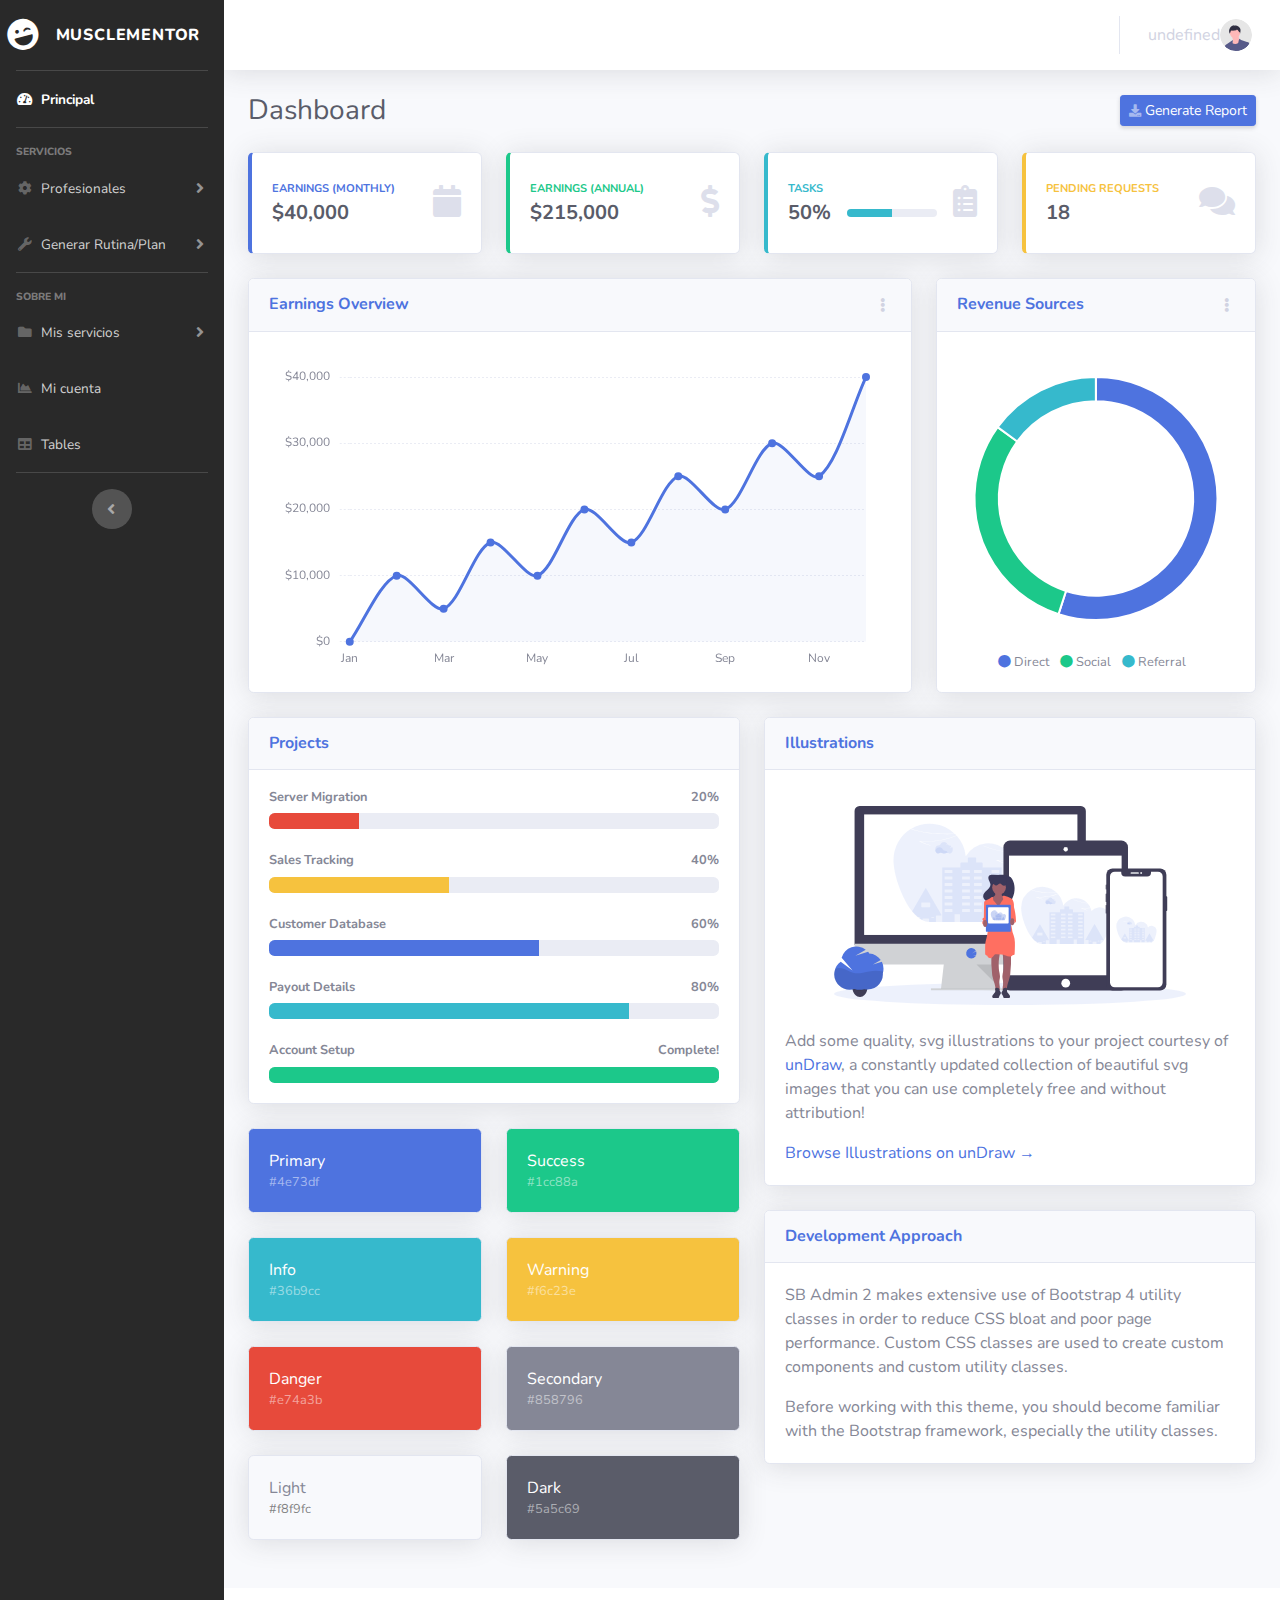
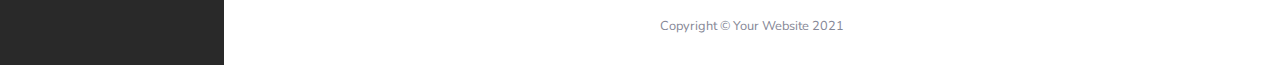
<file: src/main/resources/static/index.html>
<!DOCTYPE html>
<html lang="en">

<head>

    <meta charset="utf-8">
    <meta http-equiv="X-UA-Compatible" content="IE=edge">
    <meta name="viewport" content="width=device-width, initial-scale=1, shrink-to-fit=no">
    <meta name="description" content="">
    <meta name="author" content="">

    <title>SB Admin 2 - Dashboard</title>

    <!-- Custom fonts for this template-->
    <link href="vendor/fontawesome-free/css/all.min.css" rel="stylesheet" type="text/css">
    <link
            href="https://fonts.googleapis.com/css?family=Nunito:200,200i,300,300i,400,400i,600,600i,700,700i,800,800i,900,900i"
            rel="stylesheet">

    <!-- Custom styles for this template-->
    <link href="css/sb-admin-2.min.css" rel="stylesheet">

</head>

<body id="page-top">

<!-- Page Wrapper -->
<div id="wrapper">

    <!-- Sidebar -->
    <ul class="navbar-nav  sidebar sidebar-dark accordion" style="background:#292929" id="accordionSidebar">

        <!-- Sidebar - Brand -->
        <a class="sidebar-brand d-flex align-items-center justify-content-center" href="index.html">
            <div class="sidebar-brand-icon rotate-n-15">
                <i class="fas fa-laugh-wink"></i>
            </div>
            <div class="sidebar-brand-text mx-3">MuscleMentor</div>
        </a>

        <!-- Divider -->
        <hr class="sidebar-divider my-0">

        <!-- Nav Item - Dashboard -->
        <li class="nav-item active">
            <a class="nav-link" href="index.html">
                <i class="fas fa-fw fa-tachometer-alt"></i>
                <span>Principal</span></a>
        </li>

        <!-- Divider -->
        <hr class="sidebar-divider">

        <!-- Heading -->
        <div class="sidebar-heading">
            Servicios
        </div>

        <!-- Nav Item - Pages Collapse Menu -->
        <li class="nav-item">
            <a class="nav-link collapsed" href="#" data-toggle="collapse" data-target="#collapseTwo"
               aria-expanded="true" aria-controls="collapseTwo">
                <i class="fas fa-fw fa-cog"></i>
                <span>Profesionales</span>
            </a>
            <div id="collapseTwo" class="collapse" aria-labelledby="headingTwo" data-parent="#accordionSidebar">
                <div class="bg-white py-2 collapse-inner rounded">
                    <h6 class="collapse-header">Consultar Profesional:</h6>
                    <a class="collapse-item" href="Entrenadores.html">Entrenadores</a>
                    <a class="collapse-item" href="Nutricionistas.html">Nutricionistas</a>
                </div>
            </div>
        </li>

        <!-- Nav Item - Utilities Collapse Menu -->
        <li class="nav-item">
            <a class="nav-link collapsed" href="#" data-toggle="collapse" data-target="#collapseUtilities"
               aria-expanded="true" aria-controls="collapseUtilities">
                <i class="fas fa-fw fa-wrench"></i>
                <span>Generar Rutina/Plan</span>
            </a>
            <div id="collapseUtilities" class="collapse" aria-labelledby="headingUtilities"
                 data-parent="#accordionSidebar">
                <div class="bg-white py-2 collapse-inner rounded">
                    <h6 class="collapse-header">Generador Personalizado:</h6>
                    <a class="collapse-item" href="utilities-color.html">Rutina Entrenamiento</a>
                    <a class="collapse-item" href="utilities-border.html">Plan Alimenticio</a>
                </div>
            </div>
        </li>

        <!-- Divider -->
        <hr class="sidebar-divider">

        <!-- Heading -->
        <div class="sidebar-heading">
            Sobre mi
        </div>

        <!-- Nav Item - Pages Collapse Menu -->
        <li class="nav-item">
            <a class="nav-link collapsed" href="#" data-toggle="collapse" data-target="#collapsePages"
               aria-expanded="true" aria-controls="collapsePages">
                <i class="fas fa-fw fa-folder"></i>
                <span>Mis servicios</span>
            </a>
            <div id="collapsePages" class="collapse" aria-labelledby="headingPages" data-parent="#accordionSidebar">
                <div class="bg-white py-2 collapse-inner rounded">
                    <h6 class="collapse-header">Mis profesionales:</h6>
                    <a class="collapse-item" href="login.html">Entrenador</a>
                    <a class="collapse-item" href="register.html">Nutricionista</a>
                    <div class="collapse-divider"></div>
                    <h6 class="collapse-header">Mis productos:</h6>
                    <a class="collapse-item" href="404.html">Rutina Entrenamiento</a>
                    <a class="collapse-item" href="blank.html">Plan alimenticio</a>
                </div>
            </div>
        </li>

        <!-- Nav Item - Charts -->
        <li class="nav-item">
            <a class="nav-link" href="charts.html">
                <i class="fas fa-fw fa-chart-area"></i>
                <span>Mi cuenta</span></a>
        </li>

        <!-- Nav Item - Tables -->
        <li class="nav-item">
            <a class="nav-link" href="tables.html">
                <i class="fas fa-fw fa-table"></i>
                <span>Tables</span></a>
        </li>

        <!-- Divider -->
        <hr class="sidebar-divider d-none d-md-block">

        <!-- Sidebar Toggler (Sidebar) -->
        <div class="text-center d-none d-md-inline">
            <button class="rounded-circle border-0" id="sidebarToggle"></button>
        </div>


    </ul>
    <!-- End of Sidebar -->

    <!-- Content Wrapper -->
    <div id="content-wrapper" class="d-flex flex-column">

        <!-- Main Content -->
        <div id="content">

            <!-- Topbar -->
            <nav class="navbar navbar-expand navbar-light bg-white topbar mb-4 static-top shadow">

                <!-- Sidebar Toggle (Topbar) -->
                <button id="sidebarToggleTop" class="btn btn-link d-md-none rounded-circle mr-3">
                    <i class="fa fa-bars"></i>
                </button>

                <!-- Topbar Navbar -->
                <ul class="navbar-nav ml-auto">

                    <div class="topbar-divider d-none d-sm-block"></div>

                    <!-- Nav Item - User Information -->
                    <li class="nav-item dropdown no-arrow">
                        <a class="nav-link dropdown-toggle" href="#" id="userDropdown" role="button"
                           data-toggle="dropdown" aria-haspopup="true" aria-expanded="false">
                            <span class="mr-2 d-none d-lg-inline text-gray-600 small" id="txt-email-usuario">...</span>
                            <img class="img-profile rounded-circle"
                                 src="img/undraw_profile.svg">
                        </a>
                        <!-- Dropdown - User Information -->
                        <div class="dropdown-menu dropdown-menu-right shadow animated--grow-in"
                             aria-labelledby="userDropdown">
                            <a class="dropdown-item" href="perfil.html">
                                <i class="fas fa-user fa-sm fa-fw mr-2 text-gray-400"></i>
                                Perfil
                            </a>
                            <div class="dropdown-divider"></div>
                            <a class="dropdown-item" href="dashboard.html" data-toggle="modal" data-target="#logoutModal">
                                <i class="fas fa-sign-out-alt fa-sm fa-fw mr-2 text-gray-400"></i>
                                Cerrar sesion
                            </a>
                        </div>
                    </li>

                </ul>

            </nav>
            <!-- End of Topbar -->

            <!-- Begin Page Content -->
            <div class="container-fluid">

                <!-- Page Heading -->
                <div class="d-sm-flex align-items-center justify-content-between mb-4">
                    <h1 class="h3 mb-0 text-gray-800">Dashboard</h1>
                    <a href="#" class="d-none d-sm-inline-block btn btn-sm btn-primary shadow-sm"><i
                            class="fas fa-download fa-sm text-white-50"></i> Generate Report</a>
                </div>

                <!-- Content Row -->
                <div class="row">

                    <!-- Earnings (Monthly) Card Example -->
                    <div class="col-xl-3 col-md-6 mb-4">
                        <div class="card border-left-primary shadow h-100 py-2">
                            <div class="card-body">
                                <div class="row no-gutters align-items-center">
                                    <div class="col mr-2">
                                        <div class="text-xs font-weight-bold text-primary text-uppercase mb-1">
                                            Earnings (Monthly)
                                        </div>
                                        <div class="h5 mb-0 font-weight-bold text-gray-800">$40,000</div>
                                    </div>
                                    <div class="col-auto">
                                        <i class="fas fa-calendar fa-2x text-gray-300"></i>
                                    </div>
                                </div>
                            </div>
                        </div>
                    </div>

                    <!-- Earnings (Monthly) Card Example -->
                    <div class="col-xl-3 col-md-6 mb-4">
                        <div class="card border-left-success shadow h-100 py-2">
                            <div class="card-body">
                                <div class="row no-gutters align-items-center">
                                    <div class="col mr-2">
                                        <div class="text-xs font-weight-bold text-success text-uppercase mb-1">
                                            Earnings (Annual)
                                        </div>
                                        <div class="h5 mb-0 font-weight-bold text-gray-800">$215,000</div>
                                    </div>
                                    <div class="col-auto">
                                        <i class="fas fa-dollar-sign fa-2x text-gray-300"></i>
                                    </div>
                                </div>
                            </div>
                        </div>
                    </div>

                    <!-- Earnings (Monthly) Card Example -->
                    <div class="col-xl-3 col-md-6 mb-4">
                        <div class="card border-left-info shadow h-100 py-2">
                            <div class="card-body">
                                <div class="row no-gutters align-items-center">
                                    <div class="col mr-2">
                                        <div class="text-xs font-weight-bold text-info text-uppercase mb-1">Tasks
                                        </div>
                                        <div class="row no-gutters align-items-center">
                                            <div class="col-auto">
                                                <div class="h5 mb-0 mr-3 font-weight-bold text-gray-800">50%</div>
                                            </div>
                                            <div class="col">
                                                <div class="progress progress-sm mr-2">
                                                    <div class="progress-bar bg-info" role="progressbar"
                                                         style="width: 50%" aria-valuenow="50" aria-valuemin="0"
                                                         aria-valuemax="100"></div>
                                                </div>
                                            </div>
                                        </div>
                                    </div>
                                    <div class="col-auto">
                                        <i class="fas fa-clipboard-list fa-2x text-gray-300"></i>
                                    </div>
                                </div>
                            </div>
                        </div>
                    </div>

                    <!-- Pending Requests Card Example -->
                    <div class="col-xl-3 col-md-6 mb-4">
                        <div class="card border-left-warning shadow h-100 py-2">
                            <div class="card-body">
                                <div class="row no-gutters align-items-center">
                                    <div class="col mr-2">
                                        <div class="text-xs font-weight-bold text-warning text-uppercase mb-1">
                                            Pending Requests
                                        </div>
                                        <div class="h5 mb-0 font-weight-bold text-gray-800">18</div>
                                    </div>
                                    <div class="col-auto">
                                        <i class="fas fa-comments fa-2x text-gray-300"></i>
                                    </div>
                                </div>
                            </div>
                        </div>
                    </div>
                </div>

                <!-- Content Row -->

                <div class="row">

                    <!-- Area Chart -->
                    <div class="col-xl-8 col-lg-7">
                        <div class="card shadow mb-4">
                            <!-- Card Header - Dropdown -->
                            <div
                                    class="card-header py-3 d-flex flex-row align-items-center justify-content-between">
                                <h6 class="m-0 font-weight-bold text-primary">Earnings Overview</h6>
                                <div class="dropdown no-arrow">
                                    <a class="dropdown-toggle" href="#" role="button" id="droppdownMenuLink"
                                       data-toggle="dropdown" aria-haspopup="true" aria-expanded="false">
                                        <i class="fas fa-ellipsis-v fa-sm fa-fw text-gray-400"></i>
                                    </a>
                                    <div class="dropdown-menu dropdown-menu-right shadow animated--fade-in"
                                         aria-labelledby="dropdownMenuLink">
                                        <div class="dropdown-header">Dropdown Header:</div>
                                        <a class="dropdown-item" href="#">Action</a>
                                        <a class="dropdown-item" href="#">Another action</a>
                                        <div class="dropdown-divider"></div>
                                        <a class="dropdown-item" href="#">Something else here</a>
                                    </div>
                                </div>
                            </div>
                            <!-- Card Body -->
                            <div class="card-body">
                                <div class="chart-area">
                                    <canvas id="myAreaChart"></canvas>
                                </div>
                            </div>
                        </div>
                    </div>

                    <!-- Pie Chart -->
                    <div class="col-xl-4 col-lg-5">
                        <div class="card shadow mb-4">
                            <!-- Card Header - Dropdown -->
                            <div
                                    class="card-header py-3 d-flex flex-row align-items-center justify-content-between">
                                <h6 class="m-0 font-weight-bold text-primary">Revenue Sources</h6>
                                <div class="dropdown no-arrow">
                                    <a class="dropdown-toggle" href="#" role="button" id="dropdownMenuLink"
                                       data-toggle="dropdown" aria-haspopup="true" aria-expanded="false">
                                        <i class="fas fa-ellipsis-v fa-sm fa-fw text-gray-400"></i>
                                    </a>
                                    <div class="dropdown-menu dropdown-menu-right shadow animated--fade-in"
                                         aria-labelledby="dropdownMenuLink">
                                        <div class="dropdown-header">Dropdown Header:</div>
                                        <a class="dropdown-item" href="#">Action</a>
                                        <a class="dropdown-item" href="#">Another action</a>
                                        <div class="dropdown-divider"></div>
                                        <a class="dropdown-item" href="#">Something else here</a>
                                    </div>
                                </div>
                            </div>
                            <!-- Card Body -->
                            <div class="card-body">
                                <div class="chart-pie pt-4 pb-2">
                                    <canvas id="myPieChart"></canvas>
                                </div>
                                <div class="mt-4 text-center small">
                                        <span class="mr-2">
                                            <i class="fas fa-circle text-primary"></i> Direct
                                        </span>
                                    <span class="mr-2">
                                            <i class="fas fa-circle text-success"></i> Social
                                        </span>
                                    <span class="mr-2">
                                            <i class="fas fa-circle text-info"></i> Referral
                                        </span>
                                </div>
                            </div>
                        </div>
                    </div>
                </div>

                <!-- Content Row -->
                <div class="row">

                    <!-- Content Column -->
                    <div class="col-lg-6 mb-4">

                        <!-- Project Card Example -->
                        <div class="card shadow mb-4">
                            <div class="card-header py-3">
                                <h6 class="m-0 font-weight-bold text-primary">Projects</h6>
                            </div>
                            <div class="card-body">
                                <h4 class="small font-weight-bold">Server Migration <span
                                        class="float-right">20%</span></h4>
                                <div class="progress mb-4">
                                    <div class="progress-bar bg-danger" role="progressbar" style="width: 20%"
                                         aria-valuenow="20" aria-valuemin="0" aria-valuemax="100"></div>
                                </div>
                                <h4 class="small font-weight-bold">Sales Tracking <span
                                        class="float-right">40%</span></h4>
                                <div class="progress mb-4">
                                    <div class="progress-bar bg-warning" role="progressbar" style="width: 40%"
                                         aria-valuenow="40" aria-valuemin="0" aria-valuemax="100"></div>
                                </div>
                                <h4 class="small font-weight-bold">Customer Database <span
                                        class="float-right">60%</span></h4>
                                <div class="progress mb-4">
                                    <div class="progress-bar" role="progressbar" style="width: 60%"
                                         aria-valuenow="60" aria-valuemin="0" aria-valuemax="100"></div>
                                </div>
                                <h4 class="small font-weight-bold">Payout Details <span
                                        class="float-right">80%</span></h4>
                                <div class="progress mb-4">
                                    <div class="progress-bar bg-info" role="progressbar" style="width: 80%"
                                         aria-valuenow="80" aria-valuemin="0" aria-valuemax="100"></div>
                                </div>
                                <h4 class="small font-weight-bold">Account Setup <span
                                        class="float-right">Complete!</span></h4>
                                <div class="progress">
                                    <div class="progress-bar bg-success" role="progressbar" style="width: 100%"
                                         aria-valuenow="100" aria-valuemin="0" aria-valuemax="100"></div>
                                </div>
                            </div>
                        </div>

                        <!-- Color System -->
                        <div class="row">
                            <div class="col-lg-6 mb-4">
                                <div class="card bg-primary text-white shadow">
                                    <div class="card-body">
                                        Primary
                                        <div class="text-white-50 small">#4e73df</div>
                                    </div>
                                </div>
                            </div>
                            <div class="col-lg-6 mb-4">
                                <div class="card bg-success text-white shadow">
                                    <div class="card-body">
                                        Success
                                        <div class="text-white-50 small">#1cc88a</div>
                                    </div>
                                </div>
                            </div>
                            <div class="col-lg-6 mb-4">
                                <div class="card bg-info text-white shadow">
                                    <div class="card-body">
                                        Info
                                        <div class="text-white-50 small">#36b9cc</div>
                                    </div>
                                </div>
                            </div>
                            <div class="col-lg-6 mb-4">
                                <div class="card bg-warning text-white shadow">
                                    <div class="card-body">
                                        Warning
                                        <div class="text-white-50 small">#f6c23e</div>
                                    </div>
                                </div>
                            </div>
                            <div class="col-lg-6 mb-4">
                                <div class="card bg-danger text-white shadow">
                                    <div class="card-body">
                                        Danger
                                        <div class="text-white-50 small">#e74a3b</div>
                                    </div>
                                </div>
                            </div>
                            <div class="col-lg-6 mb-4">
                                <div class="card bg-secondary text-white shadow">
                                    <div class="card-body">
                                        Secondary
                                        <div class="text-white-50 small">#858796</div>
                                    </div>
                                </div>
                            </div>
                            <div class="col-lg-6 mb-4">
                                <div class="card bg-light text-black shadow">
                                    <div class="card-body">
                                        Light
                                        <div class="text-black-50 small">#f8f9fc</div>
                                    </div>
                                </div>
                            </div>
                            <div class="col-lg-6 mb-4">
                                <div class="card bg-dark text-white shadow">
                                    <div class="card-body">
                                        Dark
                                        <div class="text-white-50 small">#5a5c69</div>
                                    </div>
                                </div>
                            </div>
                        </div>

                    </div>

                    <div class="col-lg-6 mb-4">

                        <!-- Illustrations -->
                        <div class="card shadow mb-4">
                            <div class="card-header py-3">
                                <h6 class="m-0 font-weight-bold text-primary">Illustrations</h6>
                            </div>
                            <div class="card-body">
                                <div class="text-center">
                                    <img class="img-fluid px-3 px-sm-4 mt-3 mb-4" style="width: 25rem;"
                                         src="img/undraw_posting_photo.svg" alt="...">
                                </div>
                                <p>Add some quality, svg illustrations to your project courtesy of <a
                                        target="_blank" rel="nofollow" href="https://undraw.co/">unDraw</a>, a
                                    constantly updated collection of beautiful svg images that you can use
                                    completely free and without attribution!</p>
                                <a target="_blank" rel="nofollow" href="https://undraw.co/">Browse Illustrations on
                                    unDraw &rarr;</a>
                            </div>
                        </div>

                        <!-- Approach -->
                        <div class="card shadow mb-4">
                            <div class="card-header py-3">
                                <h6 class="m-0 font-weight-bold text-primary">Development Approach</h6>
                            </div>
                            <div class="card-body">
                                <p>SB Admin 2 makes extensive use of Bootstrap 4 utility classes in order to reduce
                                    CSS bloat and poor page performance. Custom CSS classes are used to create
                                    custom components and custom utility classes.</p>
                                <p class="mb-0">Before working with this theme, you should become familiar with the
                                    Bootstrap framework, especially the utility classes.</p>
                            </div>
                        </div>

                    </div>
                </div>

            </div>
            <!-- /.container-fluid -->

        </div>
        <!-- End of Main Content -->

        <!-- Footer -->
        <footer class="sticky-footer bg-white">
            <div class="container my-auto">
                <div class="copyright text-center my-auto">
                    <span>Copyright &copy; Your Website 2021</span>
                </div>
            </div>
        </footer>
        <!-- End of Footer -->

    </div>
    <!-- End of Content Wrapper -->

</div>
<!-- End of Page Wrapper -->

<!-- Scroll to Top Button-->
<a class="scroll-to-top rounded" href="#page-top">
    <i class="fas fa-angle-up"></i>
</a>

<!-- Logout Modal-->
<div class="modal fade" id="logoutModal" tabindex="-1" role="dialog" aria-labelledby="exampleModalLabel"
     aria-hidden="true">
    <div class="modal-dialog" role="document">
        <div class="modal-content">
            <div class="modal-header">
                <h5 class="modal-title" id="exampleModalLabel">Ready to Leave?</h5>
                <button class="close" type="button" data-dismiss="modal" aria-label="Close">
                    <span aria-hidden="true">×</span>
                </button>
            </div>
            <div class="modal-body">Select "Logout" below if you are ready to end your current session.</div>
            <div class="modal-footer">
                <button class="btn btn-secondary" type="button" data-dismiss="modal">Cancel</button>
                <a class="btn btn-primary" href="login.html">Logout</a>
            </div>
        </div>
    </div>
</div>

<!-- Bootstrap core JavaScript-->
<script src="vendor/jquery/jquery.min.js"></script>
<script src="vendor/bootstrap/js/bootstrap.bundle.min.js"></script>

<!-- Core plugin JavaScript-->
<script src="vendor/jquery-easing/jquery.easing.min.js"></script>

<!-- Custom scripts for all pages-->
<script src="js/sb-admin-2.min.js"></script>

<!-- Page level plugins -->
<script src="vendor/chart.js/Chart.min.js"></script>

<!-- Page level custom scripts -->
<script src="js/demo/chart-area-demo.js"></script>
<script src="js/demo/chart-pie-demo.js"></script>
<script src="js/usuarios.js"></script>


</body>

</html>
</file>
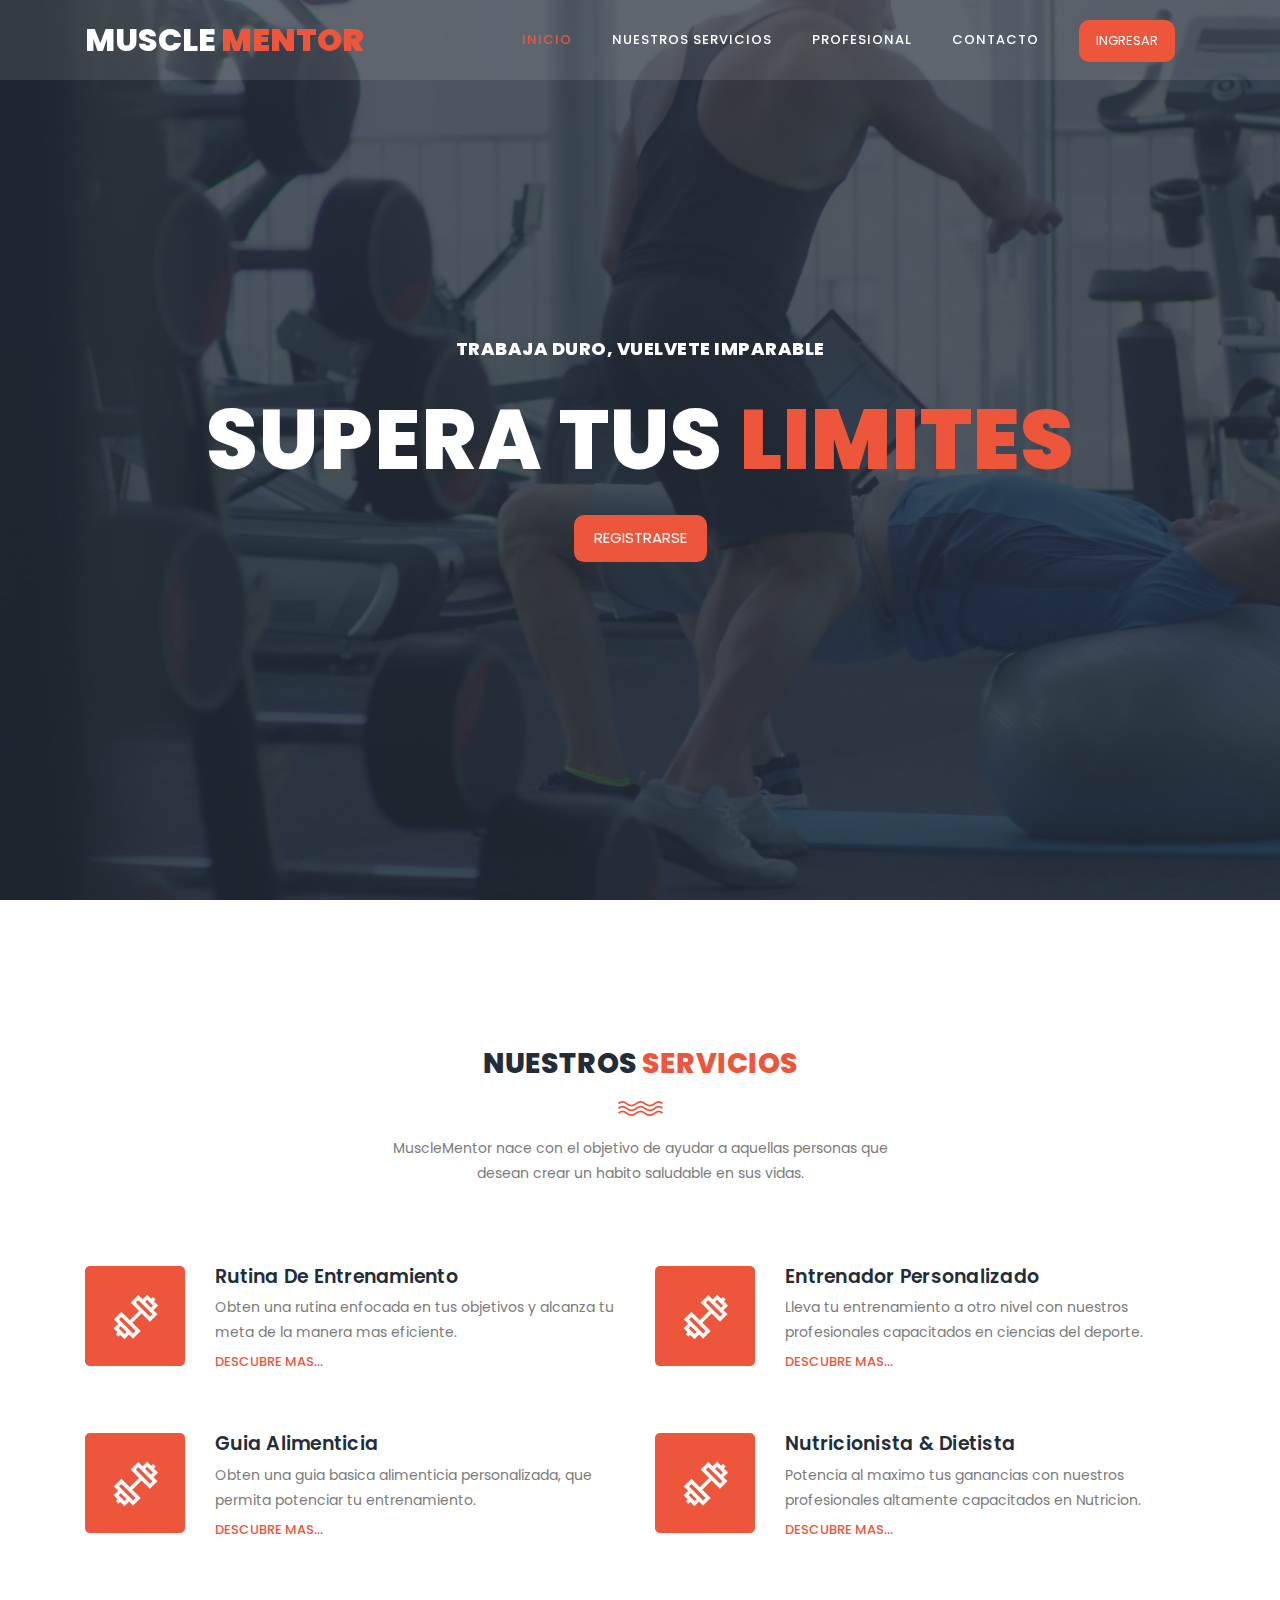
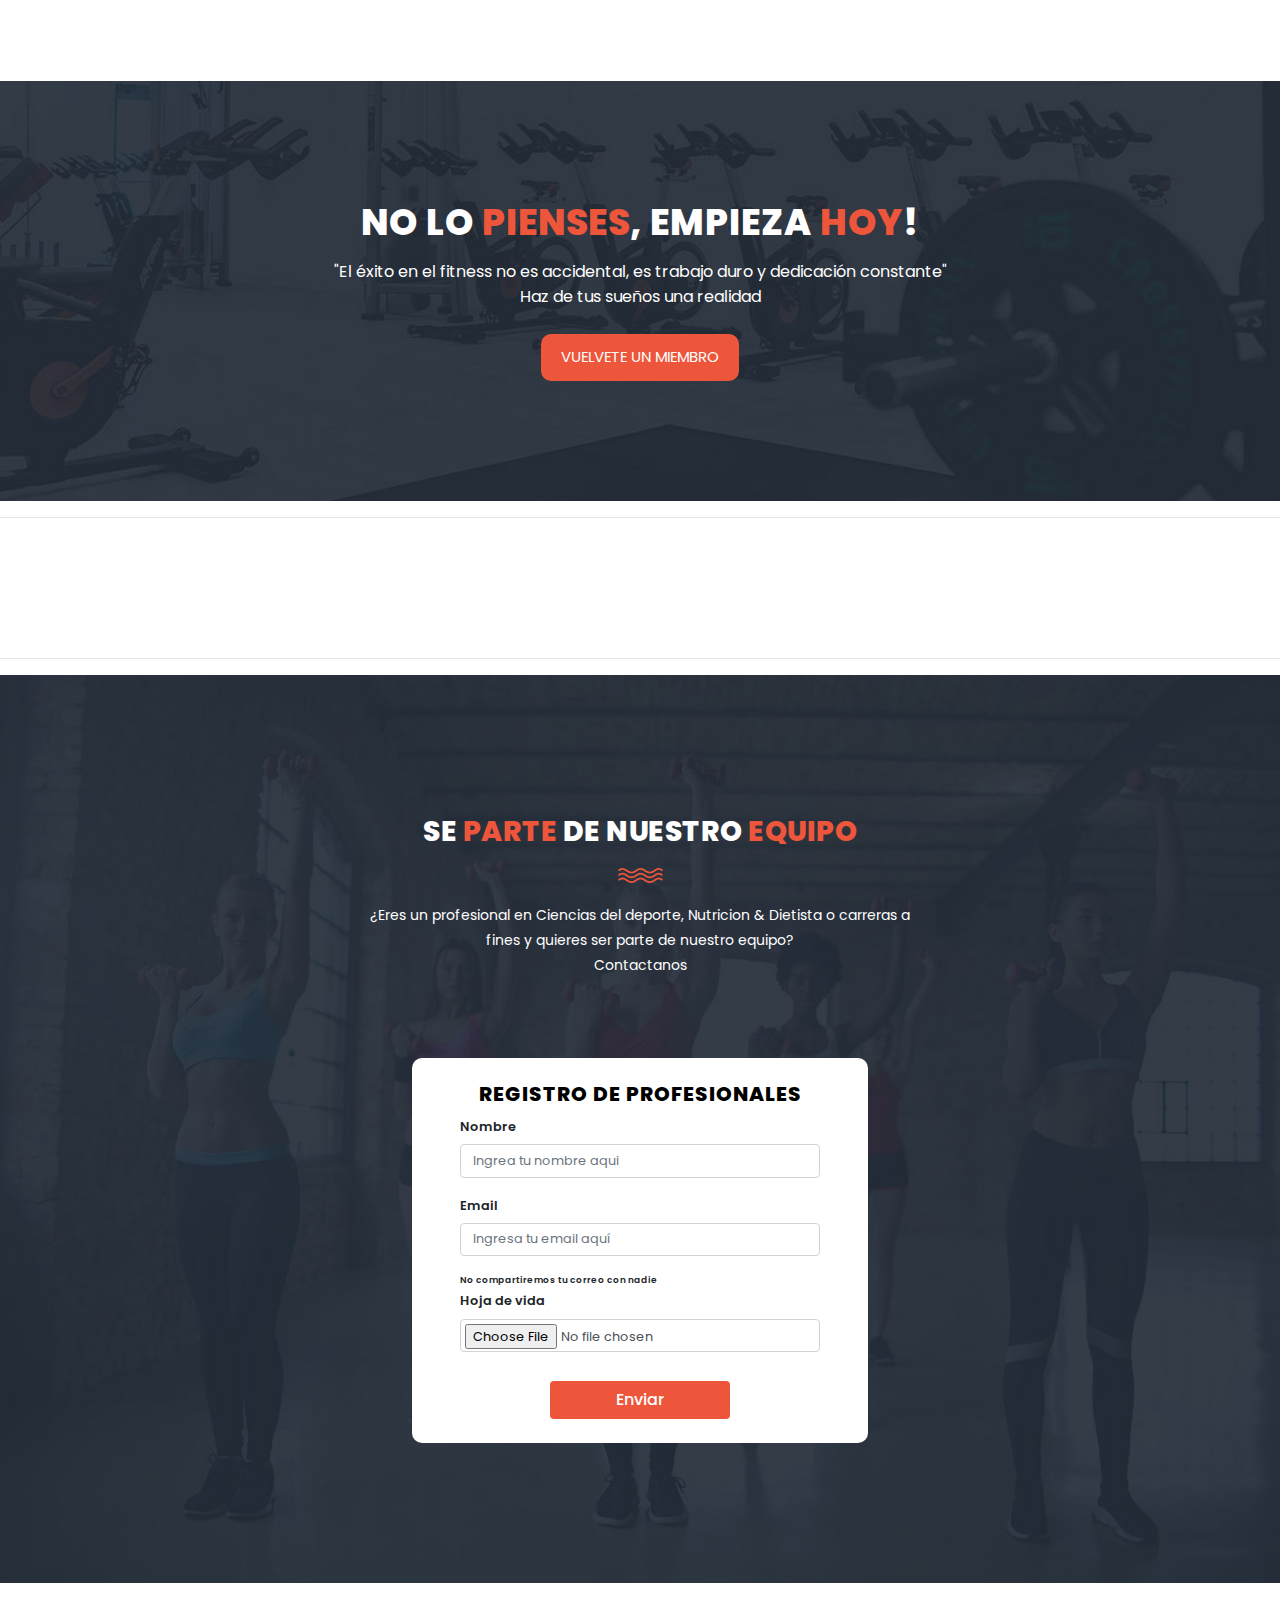
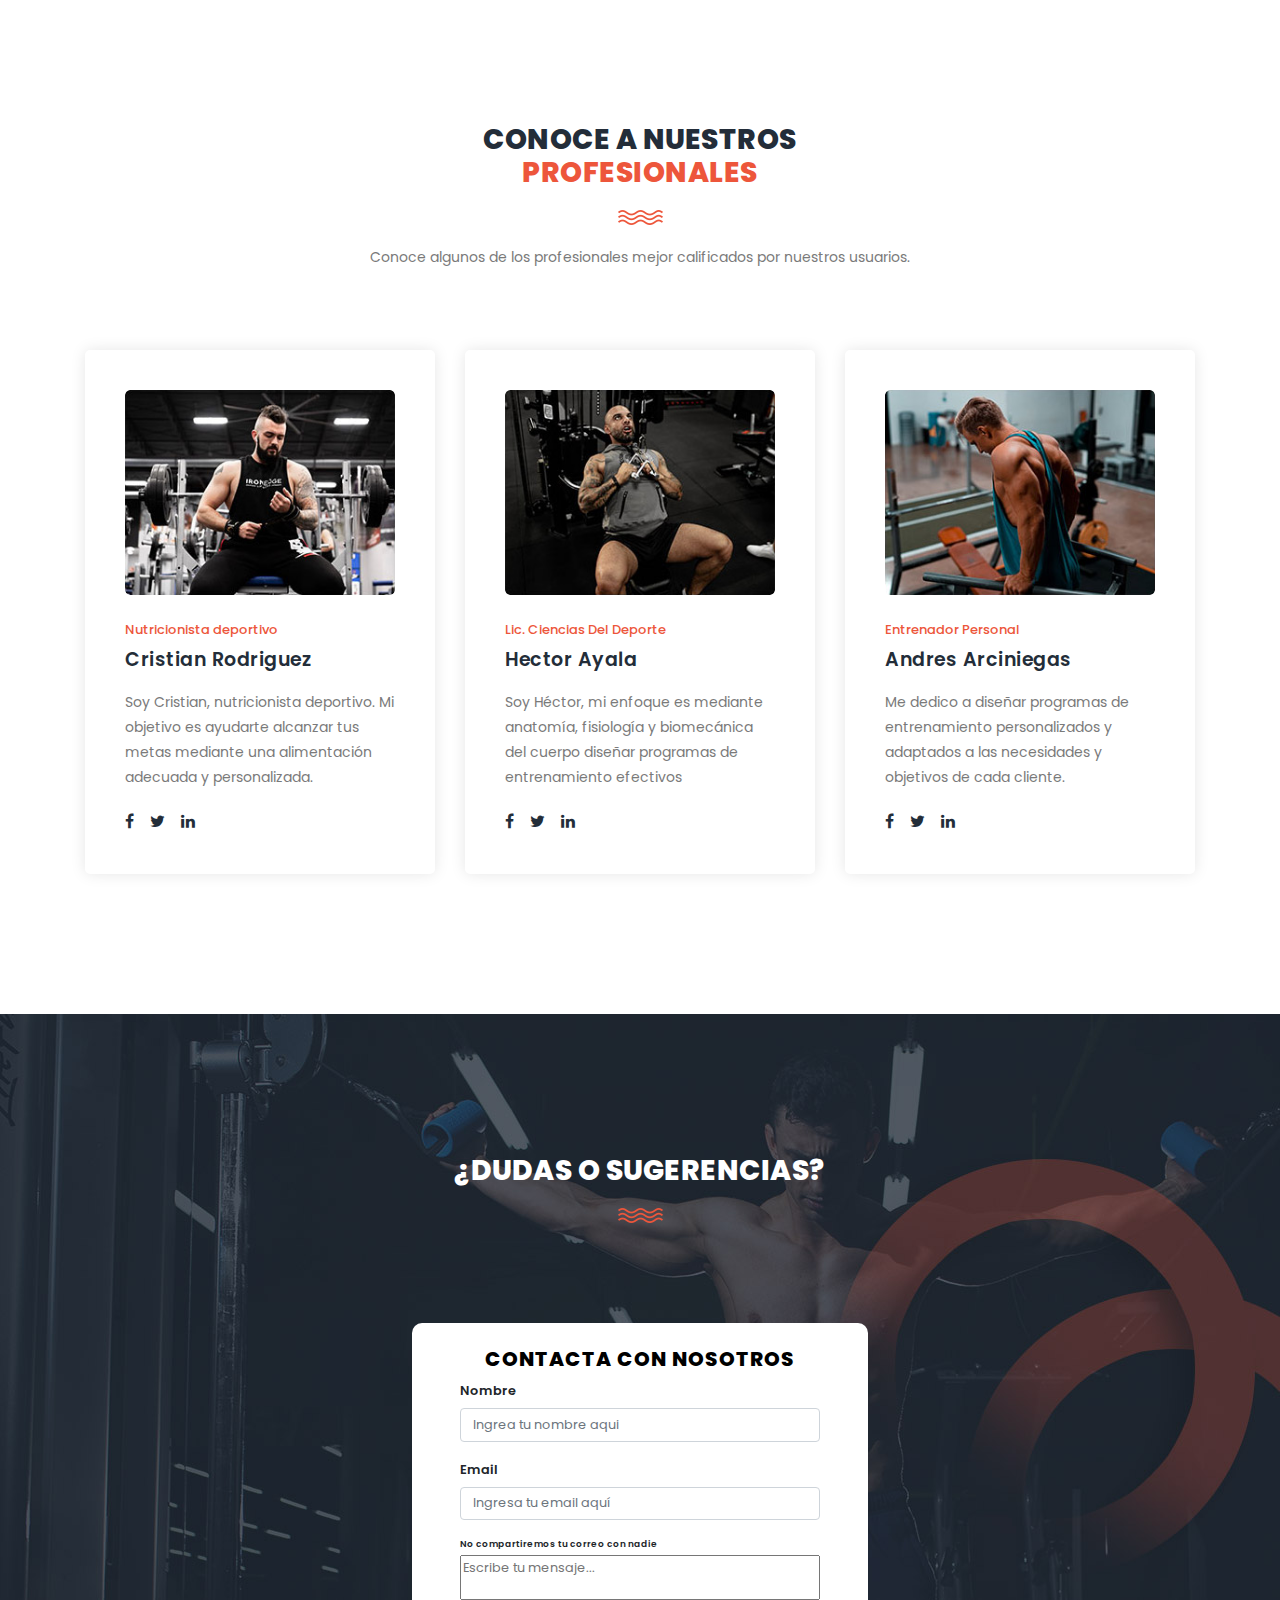
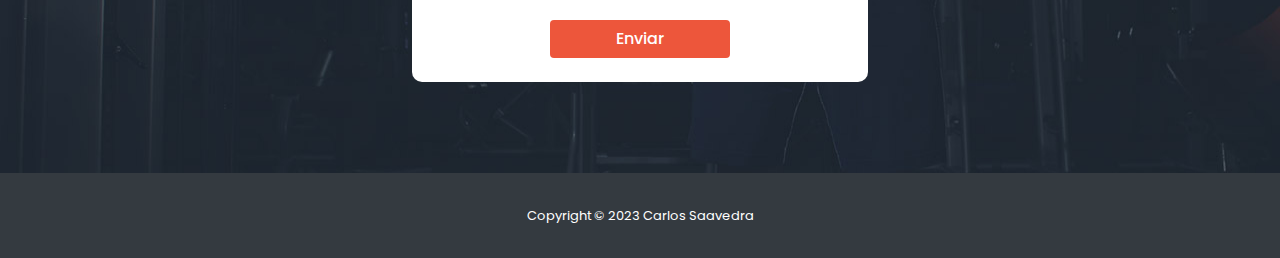
<file: src/main/resources/static/dashboard.html>
<!DOCTYPE html>
<html lang="en">

<head>

    <meta charset="utf-8">
    <meta name="viewport" content="width=device-width, initial-scale=1, shrink-to-fit=no">
    <meta name="description" content="">
    <meta name="author" content="">
    <link href="https://fonts.googleapis.com/css?family=Poppins:100,100i,200,200i,300,300i,400,400i,500,500i,600,600i,700,700i,800,800i,900,900i&display=swap" rel="stylesheet">

    <title>MuscleMentor - Carlos Saavedra</title>
    <!--



    -->
    <!-- Additional CSS Files -->
    <link rel="stylesheet" type="text/css" href="assets/css/bootstrap.min.css">

    <link rel="stylesheet" type="text/css" href="assets/css/font-awesome.css">

    <link rel="stylesheet" href="assets/css/templatemo-training-studio.css">

</head>

<body>

<!-- ***** Preloader Start ***** -->
<div id="js-preloader" class="js-preloader">
    <div class="preloader-inner">
        <span class="dot"></span>
        <div class="dots">
            <span></span>
            <span></span>
            <span></span>
        </div>
    </div>
</div>
<!-- ***** Preloader End ***** -->


<!-- ***** Header Area Start ***** -->
<header class="header-area header-sticky">
    <div class="container">
        <div class="row">
            <div class="col-12">
                <nav class="main-nav">
                    <!-- ***** Logo Start ***** -->
                    <a href="dashboard.html" class="logo">MUSCLE<em> MENTOR</em></a>
                    <!-- ***** Logo End ***** -->
                    <!-- ***** Menu Start ***** -->
                    <ul class="nav">
                        <li class="scroll-to-section"><a href="#top" class="active">Inicio</a></li>
                        <li class="scroll-to-section"><a href="#features">NUESTROS SERVICIOS  </a></li>
                        <li class="scroll-to-section"><a href="#schedule">Profesional</a></li>
                        <li class="scroll-to-section"><a href="#contact-us">Contacto</a></li>
                        <!--                          <li class="scroll-to-section"><a href="#contact-us">Contacto</a></li>
                         -->                            <li class="main-button"><a href="login.html">INGRESAR</a></li>
                    </ul>
                    <a class='menu-trigger'>
                        <span>Menu</span>
                    </a>
                    <!-- ***** Menu End ***** -->
                </nav>
            </div>
        </div>
    </div>
</header>
<!-- ***** Header Area End ***** -->

<!-- ***** Main Banner Area Start ***** -->
<div class="main-banner" id="top">
    <video autoplay muted loop id="bg-video">
        <source src="assets/images/gym-video.mp4" type="video/mp4" />
    </video>

    <div class="video-overlay header-text">
        <div class="caption">
            <h6>TRABAJA DURO, VUELVETE IMPARABLE</h6>
            <h2>SUPERA TUS <em>LIMITES</em></h2>
            <div class="main-button scroll-to-section" style="border-radius: 5px;">
                <a href="registrar.html">REGISTRARSE</a>
            </div>
        </div>
    </div>
</div>
<!-- ***** Main Banner Area End ***** -->

<!-- ***** Features Item Start ***** -->
<section class="section" id="features">
    <div class="container">
        <div class="row">
            <div class="col-lg-6 offset-lg-3">
                <div class="section-heading">
                    <h2>NUESTROS <em>SERVICIOS</em></h2>
                    <img src="assets/images/line-dec.png" alt="waves">
                    <p>MuscleMentor nace con el objetivo  de ayudar a aquellas personas que desean crear un habito saludable en sus vidas.</p>
                </div>
            </div>
            <div class="col-lg-6">
                <ul class="features-items">
                    <li class="feature-item">
                        <div class="left-icon">
                            <img src="assets/images/features-first-icon.png" alt="First One">
                        </div>
                        <div class="right-content scroll-to-section" >
                            <h4>Rutina de Entrenamiento</h4>
                            <p>Obten una rutina enfocada en tus objetivos y alcanza tu meta de la manera mas eficiente.</p>
                            <a href="#top" class="text-button">Descubre mas...</a>
                        </div>
                    </li>
                    <li class="feature-item">
                        <div class="left-icon">
                            <img src="assets/images/features-first-icon.png" alt="second one">
                        </div>
                        <div class="right-content scroll-to-section">
                            <h4>Guia alimenticia</h4>
                            <p>Obten una guia basica alimenticia personalizada, que permita potenciar tu entrenamiento.</p>
                            <a href="#top" class="text-button">Descubre mas...</a>
                        </div>
                    </li>
                </ul>
            </div>
            <div class="col-lg-6">
                <ul class="features-items">
                    <li class="feature-item">
                        <div class="left-icon">
                            <img src="assets/images/features-first-icon.png" alt="fourth muscle">
                        </div>
                        <div class="right-content scroll-to-section">
                            <h4>Entrenador personalizado</h4>
                            <p>Lleva tu entrenamiento a otro nivel con nuestros profesionales capacitados en ciencias del deporte.</p>
                            <a href="#top" class="text-button">Descubre Mas...</a>
                        </div>
                    </li>
                    <li class="feature-item">
                        <div class="left-icon">
                            <img src="assets/images/features-first-icon.png" alt="training fifth">
                        </div>
                        <div class="right-content scroll-to-section">
                            <h4>Nutricionista & Dietista</h4>
                            <p>Potencia al maximo tus ganancias con nuestros profesionales altamente capacitados en Nutricion.</p>
                            <a href="#top" class="text-button">Descubre Mas...</a>
                        </div>
                    </li>
                </ul>
            </div>
        </div>
    </div>
</section>
<!-- ***** Features Item End ***** -->

<!-- ***** Call to Action Start ***** -->
<section class="section" id="call-to-action">
    <div class="container">
        <div class="row">
            <div class="col-lg-10 offset-lg-1">
                <div class="cta-content">
                    <h2>NO LO <em>PIENSES</em>, EMPIEZA <em>HOY</em>!</h2>
                    <p>"El éxito en el fitness no es accidental, es trabajo duro y dedicación constante"<br>Haz de tus sueños una realidad</p>
                    <div class="main-button scroll-to-section">
                        <a href="#our-classes">Vuelvete un miembro</a>
                    </div>
                </div>
            </div>
        </div>
    </div>
</section>
<!-- ***** Call to Action End ***** -->

<!-- ***** Our Classes Start ***** -->
<section class="section" id="our-classes">
    <hr>
</section>
<!-- ***** Our Classes End ***** -->
<section >
    <hr>
</section>
<section class="section" id="schedule">
    <div class="container">
        <div class="row">
            <div class="col-lg-6 offset-lg-3">
                <div class="section-heading dark-bg">
                    <h2>SE <em>PARTE</em> DE NUESTRO <em>EQUIPO</em></h2>
                    <img src="assets/images/line-dec.png" alt="">
                    <p>¿Eres un profesional en Ciencias del deporte, Nutricion & Dietista o carreras a fines y quieres ser parte de nuestro equipo? <br>Contactanos</p>
                </div>
            </div>
        </div>
        <div class="row">
            <div class="bg-white py-4 form container">
                <!-- El py-4 es un pading vertical, para que no esté tan pegado al borde del div row -->
                <div class="cta-content">
                    <h2 style="color:black; font-size: 20px; text-align: center; margin-bottom: 3%;">REGISTRO DE PROFESIONALES</h2>

                    <!--  CLASE  de bootstrap para centar un titulo -->

                    <form method="post" style="font-style: normal; font-weight: 600; font-size: .8em;">
                        <div class="mb-1">
                            <label for="exampleInputEmail1" class="form-label">Nombre</label>
                            <input type="text" class="form-control" placeholder="Ingrea tu nombre aqui" style="font-size: 1em;">
                        </div>
                        <div class="mb-1">
                            <label for="exampleInputEmail1" class="form-label">Email</label>
                            <input type="email" class="form-control" id="exampleInputEmail1" aria-describedby="emailHelp" placeholder="Ingresa tu email aquí" style="font-size: 1em;">
                            <div id="emailHelp" class="form-text" style="font-size: .7em;">No compartiremos tu correo con nadie</div>
                        </div>
                        <div class="mb-1" >
                            <label for="exampleInputEmail1" class="form-label">Hoja de vida</label>
                            <input type="file" class="form-control"style="font-size: 1em; padding: 4px" >
                        </div>

                        <!-- Esta opcion se llama block button esta en bootstrap en la parte de button
                        se usa para que el boton ocupe todo el tamaño del div -->
                        <button type="submit" class="btn" style="background: #ed563b; color: white; font-weight: 450; width: 50%; margin-left: 25%; margin-top: 3%;">Enviar</button>



                    </form>
                </div>


            </div>
        </div>
    </div>
    </div>
</section>

<!-- ***** Testimonials Starts ***** -->
<section class="section" id="trainers">
    <div class="container">
        <div class="row">
            <div class="col-lg-6 offset-lg-3">
                <div class="section-heading">
                    <h2>Conoce a nuestros <em>profesionales</em></h2>
                    <img src="assets/images/line-dec.png" alt="">
                    <p>Conoce algunos de los profesionales mejor calificados por nuestros usuarios.</p>
                </div>
            </div>
        </div>
        <div class="row">
            <div class="col-lg-4">
                <div class="trainer-item">
                    <div class="image-thumb">
                        <img src="assets/images/first-trainer.jpg" alt="">
                    </div>
                    <div class="down-content">
                        <span>Nutricionista deportivo</span>
                        <h4>Cristian Rodriguez</h4>
                        <p>Soy Cristian, nutricionista deportivo. Mi objetivo es ayudarte alcanzar tus metas mediante una alimentación adecuada y personalizada.</p>
                        <ul class="social-icons">
                            <li><a href="#"><i class="fa fa-facebook"></i></a></li>
                            <li><a href="#"><i class="fa fa-twitter"></i></a></li>
                            <li><a href="#"><i class="fa fa-linkedin"></i></a></li>
                        </ul>
                    </div>
                </div>
            </div>
            <div class="col-lg-4">
                <div class="trainer-item">
                    <div class="image-thumb">
                        <img src="assets/images/second-trainer.jpg" alt="">
                    </div>
                    <div class="down-content">
                        <span>Lic. Ciencias Del Deporte</span>
                        <h4>Hector Ayala</h4>
                        <p>Soy Héctor, mi enfoque es mediante anatomía, fisiología y biomecánica del cuerpo  diseñar programas de entrenamiento efectivos</p>
                        <ul class="social-icons">
                            <li><a href="#"><i class="fa fa-facebook"></i></a></li>
                            <li><a href="#"><i class="fa fa-twitter"></i></a></li>
                            <li><a href="#"><i class="fa fa-linkedin"></i></a></li>
                        </ul>
                    </div>
                </div>
            </div>
            <div class="col-lg-4">
                <div class="trainer-item">
                    <div class="image-thumb">
                        <img src="assets/images/third-trainer.jpg" alt="">
                    </div>
                    <div class="down-content">
                        <span>Entrenador Personal</span>
                        <h4>Andres Arciniegas</h4>
                        <p>Me dedico a diseñar programas de entrenamiento personalizados y adaptados a las necesidades y objetivos de cada cliente.</p>
                        <ul class="social-icons">
                            <li><a href="#"><i class="fa fa-facebook"></i></a></li>
                            <li><a href="#"><i class="fa fa-twitter"></i></a></li>
                            <li><a href="#"><i class="fa fa-linkedin"></i></a></li>
                        </ul>
                    </div>
                </div>
            </div>
        </div>
    </div>
</section>
<!-- ***** Testimonials Ends ***** -->

<!-- ***** Contact Us Area Starts ***** -->
<section class="section" id="contact-us" style="background: url(assets/images/slide-01.jpg)">
    <div class="container">
        <div class="row">
            <div class="col-lg-6 offset-lg-3">
                <div class="section-heading dark-bg">
                    <h2>¿Dudas o sugerencias?</h2>
                    <img src="assets/images/line-dec.png" alt="">
                </div>
            </div>
        </div>
        <div class="row">
            <div class="bg-white py-4 form container" style="margin-bottom: 8%;">
                <!-- El py-4 es un pading vertical, para que no esté tan pegado al borde del div row -->
                <div class="cta-content" >
                    <h2 style="color:black; font-size: 20px; text-align: center; margin-bottom: 3%;">CONTACTA CON NOSOTROS</h2>

                    <!--  CLASE  de bootstrap para centar un titulo -->

                    <form method="post" style="font-style: normal; font-weight: 600; font-size: .8em;">
                        <div class="mb-1">
                            <label for="exampleInputEmail1" class="form-label">Nombre</label>
                            <input type="text" class="form-control" placeholder="Ingrea tu nombre aqui" style="font-size: 1em;">
                        </div>
                        <div class="mb-1">
                            <label for="exampleInputEmail1" class="form-label">Email</label>
                            <input type="email" class="form-control" id="" aria-describedby="emailHelp" placeholder="Ingresa tu email aquí" style="font-size: 1em;">
                            <div id="emailHel" class="form-text" style="font-size: .7em;">No compartiremos tu correo con nadie</div>
                        </div>
                        <div class="mb-1" >
                            <fieldset>
                                <textarea name="message"  id="message" placeholder="Escribe tu mensaje..." required="" style="width: 100%; resize: none;"></textarea>
                            </fieldset>
                        </div>

                        <!-- Esta opcion se llama block button esta en bootstrap en la parte de button
                        se usa para que el boton ocupe todo el tamaño del div -->
                        <button type="submit" class="btn" style="background: #ed563b; color: white; font-weight: 450; width: 50%; margin-left: 25%; margin-top: 3%;">Enviar</button>



                    </form>
                </div>


            </div>
        </div>
    </div>
    </div>
</section>
<!-- ***** Contact Us Area Ends ***** -->

<!-- ***** Footer Start ***** -->
<footer class="bg-dark">
    <div class="container">
        <div class="row">
            <div class="col-lg-12 ">
                <p style="color:white">Copyright &copy; 2023 Carlos Saavedra
                </p>

                <!-- You shall support us a little via PayPal to info@templatemo.com -->

            </div>
        </div>
    </div>
</footer>

<!-- jQuery -->
<script src="assets/js/jquery-2.1.0.min.js"></script>

<!-- Bootstrap -->
<script src="assets/js/popper.js"></script>
<script src="assets/js/bootstrap.min.js"></script>

<!-- Plugins -->
<script src="assets/js/scrollreveal.min.js"></script>
<script src="assets/js/waypoints.min.js"></script>
<script src="assets/js/jquery.counterup.min.js"></script>
<script src="assets/js/imgfix.min.js"></script>
<script src="assets/js/mixitup.js"></script>
<script src="assets/js/accordions.js"></script>

<!-- Global Init -->
<script src="assets/js/custom.js"></script>

<!-- Bootstrap core JavaScript-->
<script src="vendor/jquery/jquery.min.js"></script>
<script src="vendor/bootstrap/js/bootstrap.bundle.min.js"></script>

<!-- Core plugin JavaScript-->
<script src="vendor/jquery-easing/jquery.easing.min.js"></script>

<!-- Custom scripts for all pages-->
<script src="js/sb-admin-2.min.js"></script>

<!-- Page level plugins -->
<script src="vendor/chart.js/Chart.min.js"></script>

<!-- Page level custom scripts -->
<script src="js/demo/chart-area-demo.js"></script>
<script src="js/demo/chart-pie-demo.js"></script>
</body>
</html>
</file>
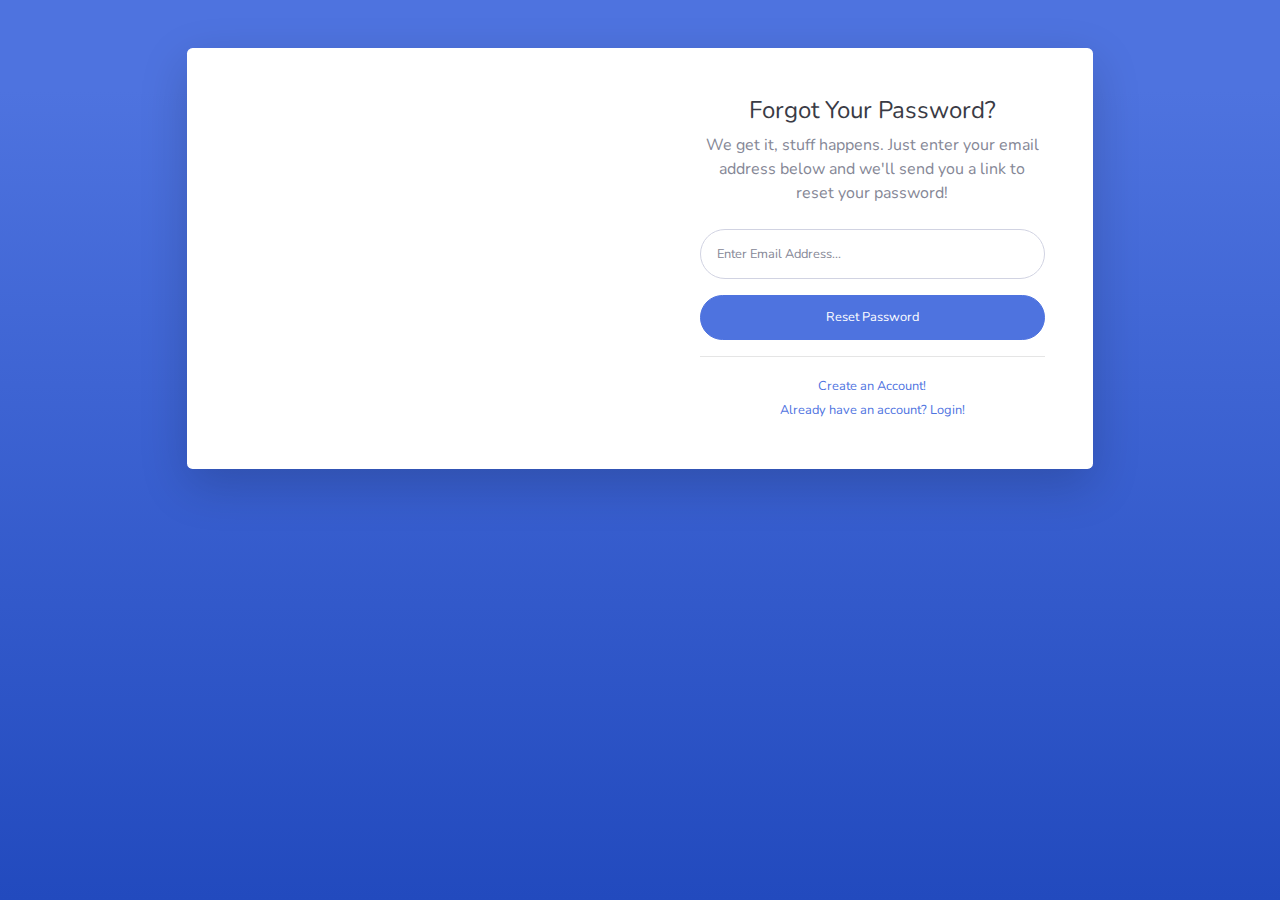
<file: src/main/resources/static/forgot-password.html>
<!DOCTYPE html>
<html lang="en">

<head>

    <meta charset="utf-8">
    <meta http-equiv="X-UA-Compatible" content="IE=edge">
    <meta name="viewport" content="width=device-width, initial-scale=1, shrink-to-fit=no">
    <meta name="description" content="">
    <meta name="author" content="">

    <title>SB Admin 2 - Forgot Password</title>

    <!-- Custom fonts for this template-->
    <link href="vendor/fontawesome-free/css/all.min.css" rel="stylesheet" type="text/css">
    <link
        href="https://fonts.googleapis.com/css?family=Nunito:200,200i,300,300i,400,400i,600,600i,700,700i,800,800i,900,900i"
        rel="stylesheet">

    <!-- Custom styles for this template-->
    <link href="css/sb-admin-2.min.css" rel="stylesheet">

</head>

<body class="bg-gradient-primary">

    <div class="container">

        <!-- Outer Row -->
        <div class="row justify-content-center">

            <div class="col-xl-10 col-lg-12 col-md-9">

                <div class="card o-hidden border-0 shadow-lg my-5">
                    <div class="card-body p-0">
                        <!-- Nested Row within Card Body -->
                        <div class="row">
                            <div class="col-lg-6 d-none d-lg-block bg-password-image"></div>
                            <div class="col-lg-6">
                                <div class="p-5">
                                    <div class="text-center">
                                        <h1 class="h4 text-gray-900 mb-2">Forgot Your Password?</h1>
                                        <p class="mb-4">We get it, stuff happens. Just enter your email address below
                                            and we'll send you a link to reset your password!</p>
                                    </div>
                                    <form class="user">
                                        <div class="form-group">
                                            <input type="email" class="form-control form-control-user"
                                                id="exampleInputEmail" aria-describedby="emailHelp"
                                                placeholder="Enter Email Address...">
                                        </div>
                                        <a href="login.html" class="btn btn-primary btn-user btn-block">
                                            Reset Password
                                        </a>
                                    </form>
                                    <hr>
                                    <div class="text-center">
                                        <a class="small" href="register.html">Create an Account!</a>
                                    </div>
                                    <div class="text-center">
                                        <a class="small" href="login.html">Already have an account? Login!</a>
                                    </div>
                                </div>
                            </div>
                        </div>
                    </div>
                </div>

            </div>

        </div>

    </div>

    <!-- Bootstrap core JavaScript-->
    <script src="vendor/jquery/jquery.min.js"></script>
    <script src="vendor/bootstrap/js/bootstrap.bundle.min.js"></script>

    <!-- Core plugin JavaScript-->
    <script src="vendor/jquery-easing/jquery.easing.min.js"></script>

    <!-- Custom scripts for all pages-->
    <script src="js/sb-admin-2.min.js"></script>

</body>

</html>
</file>
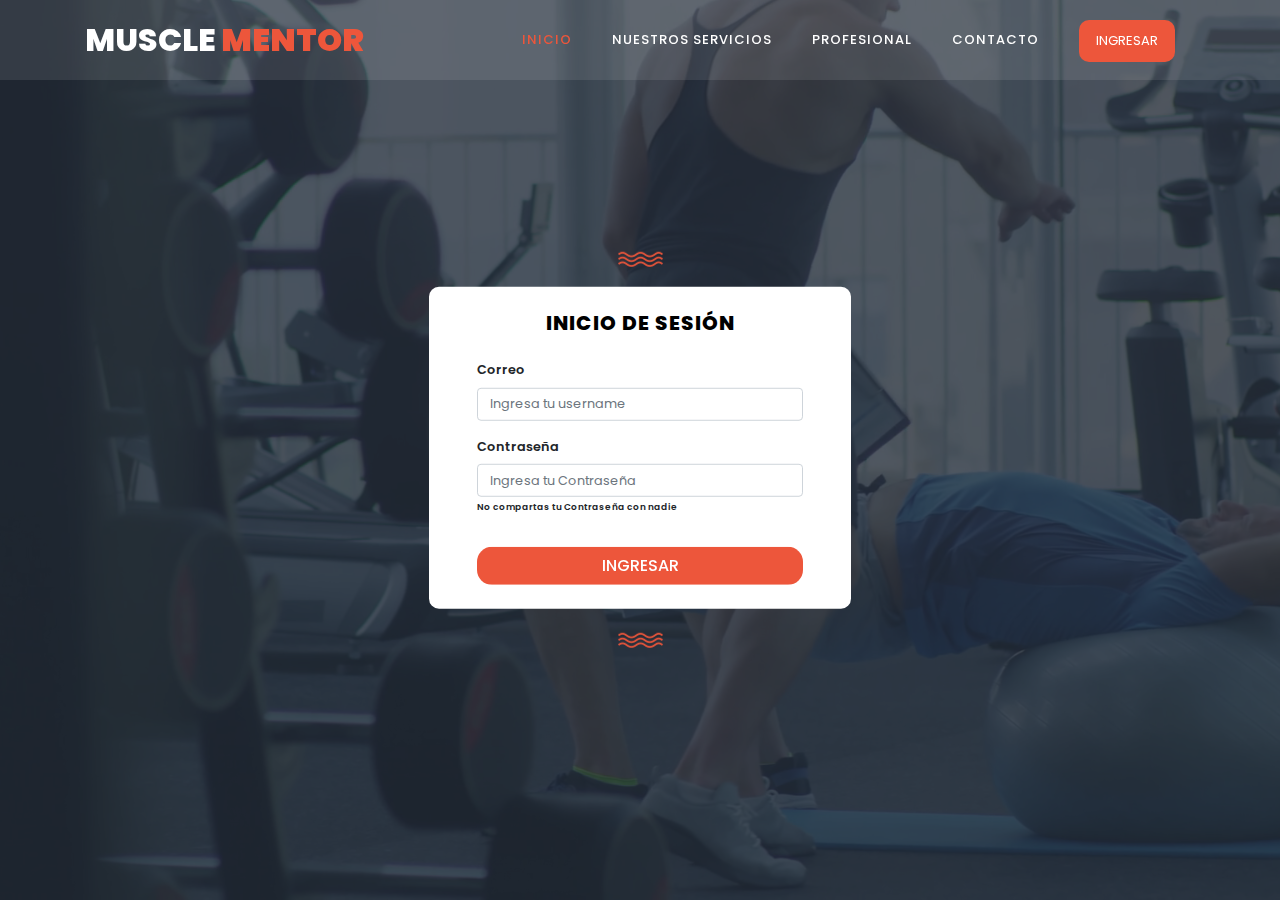
<file: src/main/resources/static/login.html>
<!DOCTYPE html>
<html lang="en">

<head>

    <meta charset="utf-8">
    <meta name="viewport" content="width=device-width, initial-scale=1, shrink-to-fit=no">
    <meta name="description" content="">
    <meta name="author" content="">
    <link href="https://fonts.googleapis.com/css?family=Poppins:100,100i,200,200i,300,300i,400,400i,500,500i,600,600i,700,700i,800,800i,900,900i&display=swap" rel="stylesheet">
    <link rel="shortcut icon" href="#">

    <title>MuscleMentor - Carlos Saavedra</title>
    <!--



    -->
    <!-- Additional CSS Files -->
    <link rel="stylesheet" type="text/css" href="assets/css/bootstrap.min.css">

    <link rel="stylesheet" type="text/css" href="assets/css/font-awesome.css">

    <link rel="stylesheet" href="assets/css/templatemo-training-studio.css">

</head>

<body style="overflow: hidden;">

<!-- ***** Preloader Start ***** -->
<div id="js-preloader" class="js-preloader">
    <div class="preloader-inner">
        <span class="dot"></span>
        <div class="dots">
            <span></span>
            <span></span>
            <span></span>
        </div>
    </div>
</div>
<!-- ***** Preloader End ***** -->


<!-- ***** Header Area Start ***** -->
<header class="header-area header-sticky">
    <div class="container">
        <div class="row">
            <div class="col-12">
                <nav class="main-nav">
                    <!-- ***** Logo Start ***** -->
                    <a href="dashboard.html" class="logo">MUSCLE<em> MENTOR</em></a>
                    <!-- ***** Logo End ***** -->
                    <!-- ***** Menu Start ***** -->
                    <ul class="nav">
                        <li class="scroll-to-section"><a href=dashboard.html#top class="active">Inicio</a></li>
                        <li class="scroll-to-section"><a href=dashboard.html#features>NUESTROS SERVICIOS  </a></li>
                        <li class="scroll-to-section"><a href=dashboard.html#schedule>Profesional</a></li>
                        <li class="scroll-to-section"><a href=dashboard.html#contact-us>Contacto</a></li>
                        <!--                          <li class="scroll-to-section"><a href="#contact-us">Contacto</a></li>
                         -->                            <li class="main-button"><a href="logIn.html">INGRESAR</a></li>
                    </ul>
                    <a class='menu-trigger'>
                        <span>Menu</span>
                    </a>
                    <!-- ***** Menu End ***** -->
                </nav>
            </div>
        </div>
    </div>
</header>
<!-- ***** Header Area End ***** -->

<!-- ***** Main Banner Area Start ***** -->
<div class="main-banner" id="top">
    <video autoplay muted loop id="bg-video">
        <source src="assets/images/gym-video.mp4" type="video/mp4" />
    </video>

    <div class="video-overlay header-text">
        <div class="caption">
            <img src="assets/images/line-dec.png" alt="" style="margin-bottom: 2%;">

            <div class="row">
                <div class="bg-white py-4 form container">
                    <!-- El py-4 es un pading vertical, para que no esté tan pegado al borde del div row -->
                    <div class="cta-content">
                        <h2 style="color:black; font-size: 20px; text-align: center; margin-top: 0; ">INICIO DE SESIÓN</h2>

                        <!--  CLASE  de bootstrap para centar un titulo -->

                        <form class="user" style="font-style: normal; font-weight: 600; font-size: .8em;" >
                            <div class="mb-1">
                                <label for="txtEmail" class="form-label labelInput">Correo</label>
                                <input type="text" class="form-control" id="txtEmail" placeholder="Ingresa tu username" style="font-size: 1em;">
                            </div>
                            <div class="mb-1">
                                <label for="txtPassword" class="form-labe labelInput">Contraseña</label>
                                <input type="password" class="form-control" id="txtPassword" aria-describedby="emailHelp" placeholder="Ingresa tu Contraseña" style="font-size: 1em; margin-bottom: 0;">
                                <div id="emailHelp" class="form-text labelInput" style="font-size: .7em;">No compartas tu Contraseña con nadie</div>
                            </div>

                            <!-- Esta opcion se llama block button esta en bootstrap en la parte de button
                            se usa para que el boton ocupe todo el tamaño del div -->
                            <button  onclick="iniciarSesion()" class="btn" style="background: #ed563b; color: white; font-weight: 450; width: 100%; border-radius: 15px;  margin-top: 10%;">INGRESAR</button>



                        </form>
                    </div>


                </div>
            </div>
            <img src="assets/images/line-dec.png" alt="" class="mt-4">


        </div>
    </div>
</div>

<!-- jQuery -->
<script src="assets/js/jquery-2.1.0.min.js"></script>

<!-- Bootstrap -->
<script src="assets/js/popper.js"></script>
<script src="assets/js/bootstrap.min.js"></script>

<!-- Plugins -->
<script src="assets/js/scrollreveal.min.js"></script>
<script src="assets/js/waypoints.min.js"></script>
<script src="assets/js/jquery.counterup.min.js"></script>
<script src="assets/js/imgfix.min.js"></script>
<script src="assets/js/mixitup.js"></script>
<script src="assets/js/accordions.js"></script>

<!-- Global Init -->
<script src="assets/js/custom.js"></script>

<script src="vendor/jquery/jquery.min.js"></script>
<script src="vendor/bootstrap/js/bootstrap.bundle.min.js"></script>

<!-- Core plugin JavaScript-->
<script src="vendor/jquery-easing/jquery.easing.min.js"></script>

<!-- Custom scripts for all pages-->
<script src="js/sb-admin-2.min.js"></script>

<script src="js/login.js"></script>

</body>
</html>
</file>
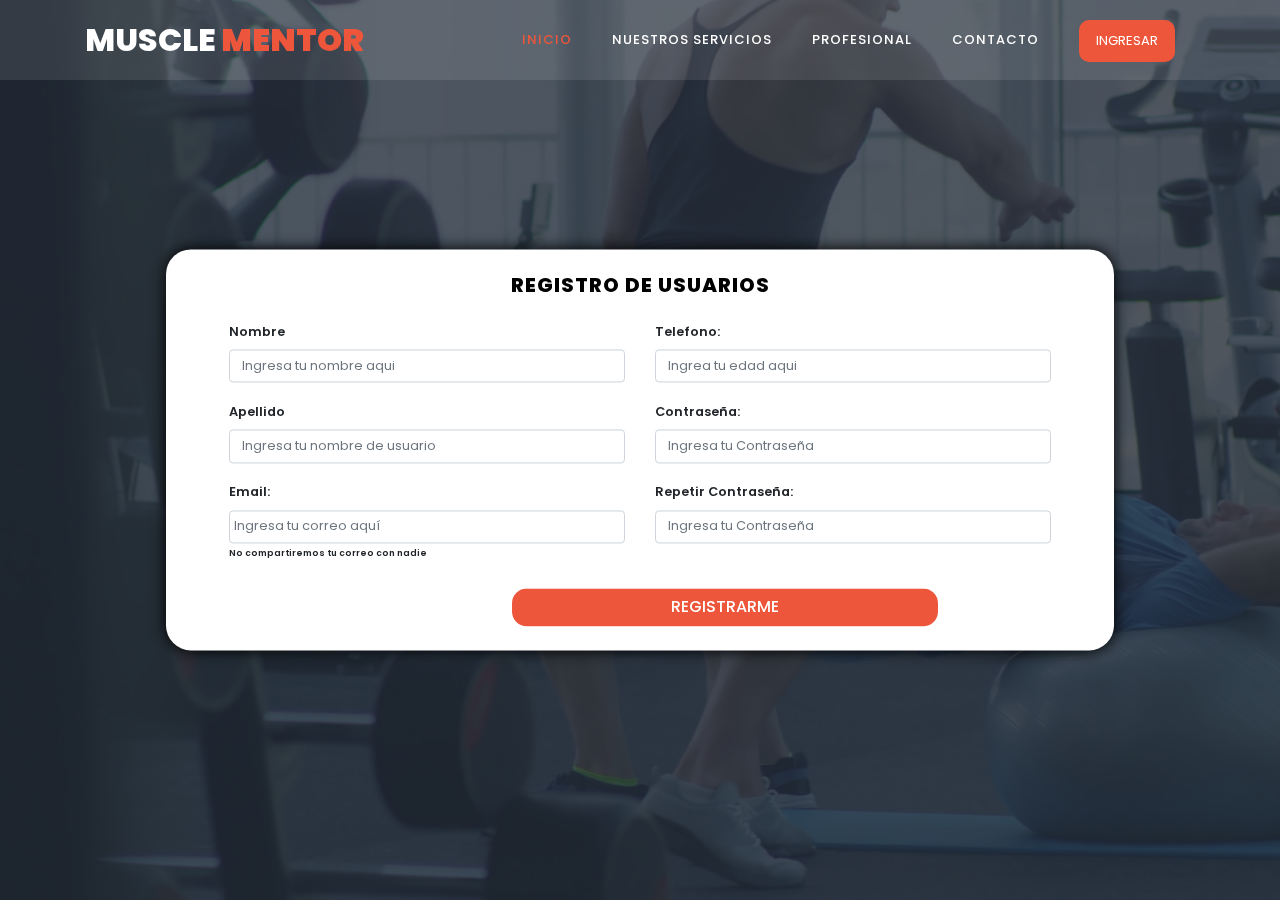
<file: src/main/resources/static/registrar.html>
<!DOCTYPE html>
<html lang="en">

<head>

    <meta charset="utf-8">
    <meta name="viewport" content="width=device-width, initial-scale=1, shrink-to-fit=no">
    <meta name="description" content="">
    <meta name="author" content="">
    <link href="https://fonts.googleapis.com/css?family=Poppins:100,100i,200,200i,300,300i,400,400i,500,500i,600,600i,700,700i,800,800i,900,900i&display=swap" rel="stylesheet">

    <title>MuscleMentor - Carlos Saavedra</title>
    <!--



    -->
    <!-- Additional CSS Files -->
    <link rel="stylesheet" type="text/css" href="assets/css/bootstrap.min.css">

    <link rel="stylesheet" type="text/css" href="assets/css/font-awesome.css">

    <link rel="stylesheet" href="assets/css/templatemo-training-studio.css">

</head>

<body style="overflow: hidden;">

<!-- ***** Preloader Start ***** -->
<div id="js-preloader" class="js-preloader">
    <div class="preloader-inner">
        <span class="dot"></span>
        <div class="dots">
            <span></span>
            <span></span>
            <span></span>
        </div>
    </div>
</div>
<!-- ***** Preloader End ***** -->


<!-- ***** Header Area Start ***** -->
<header class="header-area header-sticky">
    <div class="container">
        <div class="row">
            <div class="col-12">
                <nav class="main-nav">
                    <!-- ***** Logo Start ***** -->
                    <a href="dashboard.html" class="logo">MUSCLE<em> MENTOR</em></a>
                    <!-- ***** Logo End ***** -->
                    <!-- ***** Menu Start ***** -->
                    <ul class="nav">
                        <li class="scroll-to-section"><a href=dashboard.html#top class="active">Inicio</a></li>
                        <li class="scroll-to-section"><a href=dashboard.html#features>NUESTROS SERVICIOS  </a></li>
                        <li class="scroll-to-section"><a href=dashboard.html#schedule>Profesional</a></li>
                        <li class="scroll-to-section"><a href=dashboard.html#contact-us>Contacto</a></li>
                        <!--                          <li class="scroll-to-section"><a href="#contact-us">Contacto</a></li>
                         -->                            <li class="main-button"><a href="logIn.html">INGRESAR</a></li>
                    </ul>
                    <a class='menu-trigger'>
                        <span>Menu</span>
                    </a>
                    <!-- ***** Menu End ***** -->
                </nav>
            </div>
        </div>
    </div>
</header>
<!-- ***** Header Area End ***** -->

<!-- ***** Main Banner Area Start ***** -->
<div class="main-banner" id="top">
    <video autoplay muted loop id="bg-video">
        <source src="assets/images/gym-video.mp4" type="video/mp4" />
    </video>

    <div class="video-overlay header-text">
        <div class="caption">
            <div class="row">
                <div class="bg-white py-4 form container" style="width: 90%; box-shadow: 0 0 15px black;  border-radius: 25PX;">                        <!-- El py-4 es un pading vertical, para que no esté tan pegado al borde del div row -->
                    <div class="cta-content">
                        <div>

                            <h2 style="color:black; font-size: 20px; text-align: center; margin-top: 0;">REGISTRO DE USUARIOS</h2>
                        </div>

                        <!--  CLASE  de bootstrap para centar un titulo -->

                        <form style="font-style: normal; font-weight: 600; font-size: .8em;" class="user">

                            <div class="container" style="width: 50%; display:  inline; float: left;">


                                <div class="mb-1">
                                    <label for="txtNombre" class="form-label labelInput" >Nombre</label>
                                    <input type="text" class="form-control" id="txtNombre" placeholder="Ingresa tu nombre aqui" style="font-size: 1em;" >
                                </div>
                                <div class="mb-1">
                                    <label for="txtApellido" class="form-label labelInput">Apellido</label>
                                    <input type="text" class="form-control" id="txtApellido" aria-describedby="emailHelp" placeholder="Ingresa tu nombre de usuario" style="font-size: 1em;" >
                                </div>
                                <div class="mb-1" >
                                    <label for="txtEmail" class="labelInput">Email:</label>
                                    <input type="email" id="txtEmail" class="form-control" style="font-size: 1em; padding: 4px; margin-bottom:0;"   placeholder="Ingresa tu correo aquí" >
                                    <div id="emailHelp" class="form-text" style="font-size: .7em; float: left;">No compartiremos tu correo con nadie</div>

                                </div>
                            </div>


                            <div class="container" style="width: 50%;  display:  inline; float: right;">


                                <div class="mb-1">
                                    <label for="txtTelefono" class="form-label labelInput">Telefono:</label>
                                    <input type="number" id="txtTelefono" class="form-control" placeholder="Ingrea tu edad aqui" style="font-size: 1em;" >
                                </div>
                                <div class="mb-1">
                                    <label for="txtPassword" class="form-label labelInput">Contraseña:</label>
                                    <input type="password" id="txtPassword" class="form-control"    required placeholder="Ingresa tu Contraseña" style="font-size: 1em;">
                                </div>
                                <div class="mb-1">
                                    <label for="txtRepetirPassword" class="form-label labelInput">Repetir Contraseña:</label>
                                    <input type="password" id="txtRepetirPassword" class="form-control"    placeholder="Ingresa tu Contraseña" style="font-size: 1em;">
                                </div>
                            </div>

                            <!-- Esta opcion se llama block button esta en bootstrap en la parte de button
                            se usa para que el boton ocupe todo el tamaño del div -->
                            <button class="btn"  onclick="registrarUsuario()" style="background: #ed563b; color: white; font-weight: 450; width: 50%; margin-top: 3%; margin-left:20%; border-radius: 15px;">REGISTRARME</button>



                        </form>
                    </div>


                </div>
            </div>
        </div>
    </div>
</div>

<!-- jQuery -->
<script src="assets/js/jquery-2.1.0.min.js"></script>

<!-- Bootstrap -->
<script src="assets/js/popper.js"></script>
<script src="assets/js/bootstrap.min.js"></script>

<!-- Plugins -->
<script src="assets/js/scrollreveal.min.js"></script>
<script src="assets/js/waypoints.min.js"></script>
<script src="assets/js/jquery.counterup.min.js"></script>
<script src="assets/js/imgfix.min.js"></script>
<script src="assets/js/mixitup.js"></script>
<script src="assets/js/accordions.js"></script>

<!-- Global Init -->
<script src="assets/js/custom.js"></script>
<!-- Bootstrap core JavaScript-->
<script src="vendor/jquery/jquery.min.js"></script>
<script src="vendor/bootstrap/js/bootstrap.bundle.min.js"></script>

<!-- Core plugin JavaScript-->
<script src="vendor/jquery-easing/jquery.easing.min.js"></script>

<!-- Custom scripts for all pages-->
<script src="js/sb-admin-2.min.js"></script>

<script src="js/registrar.js"></script>

</body>
</html>
</file>
<file: src/main/resources/static/assets/css/templatemo-training-studio.css>
/*

TemplateMo 548 Training Studio

https://templatemo.com/tm-548-training-studio

*/

/* ---------------------------------------------
Table of contents
------------------------------------------------
01. font & reset css
02. reset
03. global styles
04. header
05. banner
06. features
07. testimonials
08. contact
09. footer
10. preloader
11. search
12. portfolio

--------------------------------------------- */
/* 
---------------------------------------------
font & reset css
--------------------------------------------- 
*/
@import url("https://fonts.googleapis.com/css?family=Poppins:100,100i,200,200i,300,300i,400,400i,500,500i,600,600i,700,700i,800,800i,900,900i");
/* 
---------------------------------------------
reset
--------------------------------------------- 
*/
html, body, div, span, applet, object, iframe, h1, h2, h3, h4, h5, h6, p, blockquote, div
pre, a, abbr, acronym, address, big, cite, code, del, dfn, em, font, img, ins, kbd, q,
s, samp, small, strike, strong, sub, sup, tt, var, b, u, i, center, dl, dt, dd, ol, ul, li,
figure, header, nav, section, article, aside, footer, figcaption {
  margin: 0;
  padding: 0;
  border: 0;
  outline: 0;
}

.clearfix:after {
  content: ".";
  display: block;
  clear: both;
  visibility: hidden;
  line-height: 0;
  height: 0;
}

.clearfix {
  display: inline-block;
}

html[xmlns] .clearfix {
  display: block;
}

* html .clearfix {
  height: 1%;
}

ul, li {
  padding: 0;
  margin: 0;
  list-style: none;
}

header, nav, section, article, aside, footer, hgroup {
  display: block;
}

* {
  box-sizing: border-box;
}

html, body {
  font-family: 'Poppins', sans-serif;
  font-weight: 400;
  background-color: #fff;
  font-size: 16px;
  -ms-text-size-adjust: 100%;
  -webkit-font-smoothing: antialiased;
  -moz-osx-font-smoothing: grayscale;
}

a {
  text-decoration: none !important;
}

h1, h2, h3, h4, h5, h6 {
  margin-top: 0px;
  margin-bottom: 0px;
}

ul {
  margin-bottom: 0px;
}

p {
  font-size: 14px;
  line-height: 25px;
  color: #7a7a7a;
}

/* 
---------------------------------------------
global styles
--------------------------------------------- 
*/
html,
body {
  background: #fff;
  font-family: 'Poppins', sans-serif;
}

::selection {
  background: #ed563b;
  color: #fff;
}

::-moz-selection {
  background: #ed563b;
  color: #fff;
}

@media (max-width: 991px) {
  html, body {
    overflow-x: hidden;
  }
  .mobile-top-fix {
    margin-top: 30px;
    margin-bottom: 0px;
  }
  .mobile-bottom-fix {
    margin-bottom: 30px;
  }
  .mobile-bottom-fix-big {
    margin-bottom: 60px;
  }
}

.section-heading {
  text-align: center;
  margin-top: 140px;
  margin-bottom: 80px;
}

.section-heading h2 {
  font-size: 28px;
  font-weight: 800;
  color: #232d39;
  text-transform: uppercase;
  letter-spacing: 0.5px;
  margin-top: 0px;
  margin-bottom: 0px;
}

.section-heading h2 em {
  font-style: normal;
  color: #ed563b;
}

.section-heading img {
  margin: 20px auto;
}

.dark-bg h2 {
  color: #fff;
}

.dark-bg p {
  color: #fff;
}

.main-button a {
  display: inline-block;
  font-size: 15px;
  padding: 12px 20px;
  background-color: #ed563b;
  color: #fff;
  text-align: center;
  font-weight: 400;
  text-transform: uppercase;
  transition: all .3s;
  border-radius: 10px;

}



.main-button a:hover {
  
  background-color: #f9735b;
}


/* 
---------------------------------------------
header
--------------------------------------------- 
*/

.background-header {
  background: rgba(250,250,250,0.99) !important;
  height: 80px!important;
  position: fixed!important;
  top: 0px;
  left: 0px;
  right: 0px;
  box-shadow: 0px 0px 10px rgba(0,0,0,0.15)!important;
}

.background-header .logo,
.background-header .main-nav .nav li a {
  color: #232d39!important;
}

.background-header .main-nav .nav li:last-child a {
  color: #fff !important;
}

.background-header .main-nav .nav li:last-child a:hover {
  color: #fff!important;
}

.background-header .main-nav .nav li:hover a {
  color: #ed563b!important;
}

.background-header .nav li a.active {
  color: #ed563b!important;
}

.header-area {
  position: absolute;
  top: 0px;
  left: 0px;
  right: 0px;
  z-index: 100;
  height: 80px;
  background: rgba(250,250,250,0.1);
  -webkit-transition: all .5s ease 0s;
  -moz-transition: all .5s ease 0s;
  -o-transition: all .5s ease 0s;
  transition: all .5s ease 0s;
}

.header-area .main-nav {
  min-height: 80px;
  background: transparent;
}

.header-area .main-nav .logo {
  line-height: 80px;
  color: #fff;
  font-size: 32px;
  font-weight: 800;
  text-transform: uppercase;
  float: left;
  -webkit-transition: all 0.3s ease 0s;
  -moz-transition: all 0.3s ease 0s;
  -o-transition: all 0.3s ease 0s;
  transition: all 0.3s ease 0s;
}

.header-area .main-nav .logo em {
  font-style: normal;
  color: #ed563b;
  font-weight: 900;
}

.header-area .main-nav .nav {
  float: right;
  margin-top: 27px;
  margin-right: 0px;
  background-color: transparent;
  -webkit-transition: all 0.3s ease 0s;
  -moz-transition: all 0.3s ease 0s;
  -o-transition: all 0.3s ease 0s;
  transition: all 0.3s ease 0s;
  position: relative;
  z-index: 999;
}

.header-area .main-nav .nav li {
  padding-left: 20px;
  padding-right: 20px;
}

.header-area .main-nav .nav li a {
  display: block;
  font-weight: 500;
  font-size: 13px;
  color: #7a7a7a;
  text-transform: uppercase;
  -webkit-transition: all 0.3s ease 0s;
  -moz-transition: all 0.3s ease 0s;
  -o-transition: all 0.3s ease 0s;
  transition: all 0.3s ease 0s;
  height: 40px;
  line-height: 40px;
  border: transparent;
  letter-spacing: 1px;
}

.header-area .main-nav .nav li a {
  color: #fff;
}

.header-area .main-nav .nav li:last-child a {
  display: inline-block;
  font-size: 13px;
  padding: 11px 17px;
  background-color: #ed563b;
  color: #fff;
  text-align: center;
  font-weight: 400;
  letter-spacing: 0px;
  text-transform: uppercase;
  transition: all .3s;
  height: auto;
  line-height: 20px;
}

.header-area .main-nav .nav li:last-child a:hover {
  background-color: #f9735b;
  opacity: 1;
}

.header-area .main-nav .nav li:hover a,
.header-area .main-nav .nav li a.active {
  color: #ed563b!important;
  opacity: 1;
}

.background-header .main-nav .nav li:hover a,
.background-header .main-nav .nav li a.active {
  color: #ed563b!important;
  opacity: 1;
}

.header-area .main-nav .menu-trigger {
  cursor: pointer;
  display: block;
  position: absolute;
  top: 23px;
  width: 32px;
  height: 40px;
  text-indent: -9999em;
  z-index: 99;
  right: 40px;
  display: none;
}

.header-area .main-nav .menu-trigger span,
.header-area .main-nav .menu-trigger span:before,
.header-area .main-nav .menu-trigger span:after {
  -moz-transition: all 0.4s;
  -o-transition: all 0.4s;
  -webkit-transition: all 0.4s;
  transition: all 0.4s;
  background-color: #1e1e1e;
  display: block;
  position: absolute;
  width: 30px;
  height: 2px;
  left: 0;
}

.background-header .main-nav .menu-trigger span,
.background-header .main-nav .menu-trigger span:before,
.background-header .main-nav .menu-trigger span:after {
  background-color: #1e1e1e;
}

.header-area .main-nav .menu-trigger span:before,
.header-area .main-nav .menu-trigger span:after {
  -moz-transition: all 0.4s;
  -o-transition: all 0.4s;
  -webkit-transition: all 0.4s;
  transition: all 0.4s;
  background-color: #1e1e1e;
  display: block;
  position: absolute;
  width: 30px;
  height: 2px;
  left: 0;
  width: 75%;
}

.background-header .main-nav .menu-trigger span:before,
.background-header .main-nav .menu-trigger span:after {
  background-color: #1e1e1e;
}

.header-area .main-nav .menu-trigger span:before,
.header-area .main-nav .menu-trigger span:after {
  content: "";
}

.header-area .main-nav .menu-trigger span {
  top: 16px;
}

.header-area .main-nav .menu-trigger span:before {
  -moz-transform-origin: 33% 100%;
  -ms-transform-origin: 33% 100%;
  -webkit-transform-origin: 33% 100%;
  transform-origin: 33% 100%;
  top: -10px;
  z-index: 10;
}

.header-area .main-nav .menu-trigger span:after {
  -moz-transform-origin: 33% 0;
  -ms-transform-origin: 33% 0;
  -webkit-transform-origin: 33% 0;
  transform-origin: 33% 0;
  top: 10px;
}

.header-area .main-nav .menu-trigger.active span,
.header-area .main-nav .menu-trigger.active span:before,
.header-area .main-nav .menu-trigger.active span:after {
  background-color: transparent;
  width: 100%;
}

.header-area .main-nav .menu-trigger.active span:before {
  -moz-transform: translateY(6px) translateX(1px) rotate(45deg);
  -ms-transform: translateY(6px) translateX(1px) rotate(45deg);
  -webkit-transform: translateY(6px) translateX(1px) rotate(45deg);
  transform: translateY(6px) translateX(1px) rotate(45deg);
  background-color: #1e1e1e;
}

.background-header .main-nav .menu-trigger.active span:before {
  background-color: #1e1e1e;
}

.header-area .main-nav .menu-trigger.active span:after {
  -moz-transform: translateY(-6px) translateX(1px) rotate(-45deg);
  -ms-transform: translateY(-6px) translateX(1px) rotate(-45deg);
  -webkit-transform: translateY(-6px) translateX(1px) rotate(-45deg);
  transform: translateY(-6px) translateX(1px) rotate(-45deg);
  background-color: #1e1e1e;
}

.background-header .main-nav .menu-trigger.active span:after {
  background-color: #1e1e1e;
}

.header-area.header-sticky {
  min-height: 80px;
}

.header-area.header-sticky .nav {
  margin-top: 20px !important;
}

.header-area.header-sticky .nav li a.active {
  color: #ed563b;
}

@media (max-width: 1200px) {
  .header-area .main-nav .nav li {
    padding-left: 12px;
    padding-right: 12px;
  }
  .header-area .main-nav:before {
    display: none;
  }
}

@media (max-width: 767px) {
  .header-area .main-nav .logo {
    color: #1e1e1e;
  }
  .header-area.header-sticky .nav li a:hover,
  .header-area.header-sticky .nav li a.active {
    color: #ed563b!important;
    opacity: 1;
  }
  .header-area {
    background-color: #f7f7f7;
    padding: 0px 15px;
    height: 80px;
    box-shadow: none;
    text-align: center;
  }
  .header-area .container {
    padding: 0px;
  }
  .header-area .logo {
    margin-left: 30px;
  }
  .header-area .menu-trigger {
    display: block !important;
  }
  .header-area .main-nav {
    overflow: hidden;
  }
  .header-area .main-nav .nav {
    float: none;
    width: 100%;
    display: none;
    -webkit-transition: all 0s ease 0s;
    -moz-transition: all 0s ease 0s;
    -o-transition: all 0s ease 0s;
    transition: all 0s ease 0s;
    margin-left: 0px;
  }
  .header-area .main-nav .nav li:first-child {
    border-top: 1px solid #eee;
  }
  .header-area .main-nav .nav li:last-child {
    width: 100%;
    background-color: #ed563b;
    color: #fff;
  }
  .header-area .main-nav .nav li:last-child a {
    background-color: #ed563b!important;
  }
  .header-area .main-nav .nav li:last-child a:hover,
  .header-area .main-nav .nav li:last-child:hover a {
    background-color: #ed563b!important;
    color: #fff!important;
  }
  .header-area.header-sticky .nav {
    margin-top: 80px !important;
  }
  .header-area .main-nav .nav li {
    width: 100%;
    background: #fff;
    border-bottom: 1px solid #eee;
    padding-left: 0px !important;
    padding-right: 0px !important;
  }
  .header-area .main-nav .nav li a {
    height: 50px !important;
    line-height: 50px !important;
    padding: 0px !important;
    border: none !important;
    background: #f7f7f7 !important;
    color: #232d39 !important;
  }
  .header-area .main-nav .nav li:last-child a {
    color: #fff!important;
  }
  .header-area .main-nav .nav li a:hover {
    background: #eee !important;
    color: #ed563b!important;
  }
  .header-area .main-nav .nav li.submenu ul {
    position: relative;
    visibility: inherit;
    opacity: 1;
    z-index: 1;
    transform: translateY(0%);
    transition-delay: 0s, 0s, 0.3s;
    top: 0px;
    width: 100%;
    box-shadow: none;
    height: 0px;
  }
  .header-area .main-nav .nav li.submenu ul li a {
    font-size: 12px;
    font-weight: 400;
  }
  .header-area .main-nav .nav li.submenu ul li a:hover:before {
    width: 0px;
  }
  .header-area .main-nav .nav li.submenu ul.active {
    height: auto !important;
  }
  .header-area .main-nav .nav li.submenu:after {
    color: #3B566E;
    right: 25px;
    font-size: 14px;
    top: 15px;
  }
  .header-area .main-nav .nav li.submenu:hover ul, .header-area .main-nav .nav li.submenu:focus ul {
    height: 0px;
  }
}

@media (min-width: 767px) {
  .header-area .main-nav .nav {
    display: flex !important;
  }
}


/* 
---------------------------------------------
banner
--------------------------------------------- 
*/

.main-banner {
  position: relative;
}

#bg-video {
    min-width: 100%;
    min-height: 100vh;
    max-width: 100%;
    max-height: 100vh;
    object-fit: cover;
    z-index: -1;
}

#bg-video::-webkit-media-controls {
    display: none !important;
}

.video-overlay {
    position: absolute;
    background-color: rgba(35,45,57,0.8);
    top: 0;
    left: 0;
    bottom: 7px;
    width: 100%;
}

.main-banner .caption {
  text-align: center;
  position: absolute;
  width: 80%;
  left: 50%;
  top: 50%;
  transform: translate(-50%,-50%);
}

.main-banner .caption h6 {
  margin-top: 0px;
  font-size: 18px;
  text-transform: uppercase;
  font-weight: 800;
  color: #fff;
  letter-spacing: 0.5px;
}

.main-banner .caption h2 {
  margin-top: 30px;
  margin-bottom: 25px;
  font-size: 84px;
  text-transform: uppercase;
  font-weight: 800;
  color: #fff;
  letter-spacing: 1px;
}

.main-banner .caption h2 em {
  font-style: normal;
  color: #ed563b;
  font-weight: 900;
}


/*
---------------------------------------------
features
---------------------------------------------
*/

#features {
  margin-bottom: 80px;
}

.feature-item {
  display: inline-block;
  margin-bottom: 60px;
}

.feature-item .left-icon img {
  float: left;
  margin-right: 30px;
}

.feature-item .right-content {
  display: inline;
}

.feature-item .right-content h4 {
  margin-top: 0px;
  margin-bottom:  7px;
  letter-spacing: 0.25px;
  color: #232d39;
  font-size: 19px;
  font-weight: 600;
  text-transform: capitalize;
}

.feature-item .right-content a.text-button {
  margin-top: 7px;
  display: inline-block;
  font-size: 13px;
  text-transform: uppercase;
  color: #ed563b;
  font-weight: 500;
}

/*
---------------------------------------------
subscribe
---------------------------------------------
*/

#call-to-action {
  padding: 120px 0px;
  background-image: url(../images/cta-bg.jpg);
  background-position: center center;
  background-repeat: no-repeat;
  background-size: cover;
  text-align: center;
}

.cta-content h2 {
  font-size: 36px;
  text-transform: uppercase;
  font-weight: 800;
  color: #fff;
  letter-spacing: 1px;
}

.cta-content h2 em {
  font-style: normal;
  color: #ed563b;
}

.cta-content p {
  font-size: 16px;
  color: #fff;
  margin: 15px 0px 25px 0px;
}



/*
--------------------------------------------
Our Classes
--------------------------------------------
*/


.labelInput{

  float: left;
}

.form-control{
  margin-bottom: 5%;
}
.form{

  margin: 0 auto;
  padding: 3em;
  border-radius: 10px;
  width: 40%;
}
#discover-more{

  scroll-behavior: smooth;
}
#our-classes {
  margin-bottom: 140px;
}

#tabs ul {
  margin: 0;
  padding: 0;
}
#tabs ul li {
  margin-bottom: 30px;
  display: inline-block;
  width: 100%;
}
#tabs ul li:last-child {
  margin-bottom: 0px;
}
#tabs ul li a {
  text-transform: capitalize;
  width: 100%;
  padding: 30px 30px;
  display: inline-block;
  background-color: #fff;
  box-shadow: 0px 0px 15px rgba(0,0,0,0.1);
  border-radius: 5px;
  font-size: 19px;
  color: #232d39;
  letter-spacing: 0.5px;
  font-weight: 600;
  transition: all 0.3s;
}
#tabs .main-rounded-button a {
  text-align: center;
  padding: 20px 30px;
  width: 100%;
  border-radius: 5px;
  display: inline-block;
  box-shadow: 0px 0px 15px rgba(0,0,0,0.1);
  color: #fff;
  font-size: 19px;
  letter-spacing: 0.5px;
  font-weight: 600;
  background-color: #ed563b;
}
#tabs .main-rounded-button a:hover {
  background-color: #f9735b;
}
#tabs ul li a img {
  max-width: 100%;
  margin-right: 20px;
}
#tabs ul .ui-tabs-active span {
  background: #faf5b2;
  border: #faf5b2;
  line-height: 90px;
  border-bottom: none;
}
#tabs ul .ui-tabs-active a {
  color: #ed563b;
}
#tabs ul .ui-tabs-active span {
  color: #1e1e1e;
}
.tabs-content {
  margin-left: 30px;
  text-align: left;
  display: inline-block;
  transition: all 0.3s;
}
.tabs-content img {
  max-width: 100%;
  overflow: hidden;
  border-radius: 5px;
}
.tabs-content h4 {
  font-size: 23px;
  font-weight: 700;
  color: #232d39;
  letter-spacing: 0.5px;
  margin-bottom: 20px;
  margin-top: 30px;
}
.tabs-content p {
  font-size: 14px;
  color: #7a7a7a;
  margin-bottom: 28px;
}


/* 
---------------------------------------------
schedule
--------------------------------------------- 
*/

#schedule {
  padding: 0px 0px 140px 0px;
  background-image: url(../images/schedule-bg.jpg);
  background-position: center center;
  background-repeat: no-repeat;
  background-size: cover;
}

#schedule table {
  width: 100%;
  text-align: center;
  border: 1px solid #fff;
}

#schedule table tbody {
  border-top: 1px solid #fff; 
}

#schedule table tbody tr {
  border-bottom: 1px solid #fff;
}

#schedule table tbody tr td {
  border-right: 1px solid #fff;
  height: 100px;
}

#schedule table tr td {
  color: #fff;
  font-size: 13px;
  text-transform: capitalize;
  font-weight: 500;
  letter-spacing: 0.25px;
}

.schedule-table.filtering .ts-item {
    opacity: 0;
    transition: all 0.5s;
}

.schedule-table.filtering .ts-item.show {
    opacity: 1;
    transition: all 0.5s;
}

#schedule .filters {
  margin-bottom: 40px;
}
#schedule .filters ul {
  padding: 0;
  text-align: center;
}
#schedule .filters ul li {
  list-style: none;
  display: inline;
  cursor: pointer;
  position: relative;
  margin-right: 10px;
  font-size: 15px;
  font-weight: 500;
  color: #fff;
  text-transform: capitalize;
  -webkit-transition: all 0.3s ease-in-out;
  -moz-transition: all 0.3s ease-in-out;
  -o-transition: all 0.3s ease-in-out;
  -ms-transition: all 0.3s ease-in-out;
  transition: all 0.3s ease-in-out;
}
#schedule .filters ul li:after {
  content: "/";
  margin-left: 10px;
  color: #fff;
}
#schedule .filters ul li:last-child {
  margin-right: 0px;
}
#schedule .filters ul li:last-child::after {
  display: none;
}
#schedule .filters ul li.active,
#schedule .filters ul li:hover {
  color: #ed563b;
}
#schedule .filters-content {
  margin-top: 50px;
}
#schedule .filters-content .show {
  opacity: 1;
  visibility: visible;
  transition: all 350ms;
}
#schedule .filters-content .hide {
  opacity: 0;
  visibility: hidden;
  transition: all 350ms;
}


/* 
---------------------------------------------
trainers
--------------------------------------------- 
*/

#trainers .trainer-item {
  background-color: #fff;
  border-radius: 5px;
  box-shadow: 0px 0px 15px rgba(0,0,0,0.1);
  padding: 40px;
}

#trainers .trainer-item img {
  width: 100%;
  border-radius: 5px;
}

#trainers .trainer-item span {
  font-size: 13px;
  font-weight: 500;
  color: #ed563b;
  display: inline-block;
  margin-top: 25px;
  margin-bottom: 10px;
}

#trainers .trainer-item h4 {
  font-size: 19px;
  font-weight: 600;
  color: #232d39;
  letter-spacing: 0.5px;
  margin-bottom: 18px;
}

#trainers .trainer-item p {
  margin-bottom: 20px;
}

#trainers .trainer-item ul.social-icons li {
  display: inline-block;
  margin-right: 12px;
}

#trainers .trainer-item ul.social-icons li:last-child {
  margin-right: 0px;
}

#trainers .trainer-item ul.social-icons li a {
  color: #232d39;
  transition: all .3s;
}

#trainers .trainer-item ul.social-icons li a:hover {
  color: #ed563b;
}


/* 
---------------------------------------------
contact
--------------------------------------------- 
*/

#contact-us {
  margin-top: 140px;
}

#contact-us .container-fluid .col-lg-6 {
  padding: 0px;
}

#contact-us .contact-form {
  padding: 80px;
  background-image: url(../images/contact-bg.jpg);
  background-position: center center;
  background-repeat: no-repeat;
  background-size: cover;
}

#contact-us .contact-form #contact {
  background-color: #fff;
  padding: 40px;
  border-radius: 5px;
}

.contact-form input,
.contact-form textarea {
  color: #7a7a7a;
  font-size: 13px;
  border: 1px solid #ddd;
  background-color: #fff;
  width: 100%;
  height: 40px;
  outline: none;
  line-height: 40px;
  padding: 0px 10px;
  -webkit-appearance: none;
  -moz-appearance: none;
  appearance: none;
  margin-bottom: 30px;
}

.contact-form textarea {
  height: 150px;
  resize: none;
}

.contact-form ::-webkit-input-placeholder { /* Edge */
  color: #7a7a7a;
}

.contact-form :-ms-input-placeholder { /* Internet Explorer 10-11 */
  color: #7a7a7a;
}

.contact-form ::placeholder {
  color: #7a7a7a;
}

.contact-form button {
  display: inline-block;
  font-size: 13px;
  padding: 11px 17px;
  background-color: #ed563b;
  color: #fff;
  text-align: center;
  font-weight: 400;
  text-transform: uppercase;
  transition: all .3s;
  border: none;
  outline: none;
  margin-top: -8px;
}

.contact-form button:hover {
  background-color: #f9735b;
}




/* 
---------------------------------------------
footer
--------------------------------------------- 
*/
footer {
  text-align: center;
  padding: 30px 0px;
}

footer p {
  color: #232d39;
  font-size: 13px;
}

footer p a {
  cursor: pointer;
  color: #ed563b;
}

footer p a:hover {
  color: #ed563b;
}



/* 
---------------------------------------------
preloader
--------------------------------------------- 
*/

.js-preloader {
    position: fixed;
    top: 0;
    left: 0;
    right: 0;
    bottom: 0;
    background-color: #232d39;
    display: -webkit-box;
    display: flex;
    -webkit-box-align: center;
    align-items: center;
    -webkit-box-pack: center;
    justify-content: center;
    opacity: 1;
    visibility: visible;
    z-index: 9999;
    -webkit-transition: opacity 0.25s ease;
    transition: opacity 0.25s ease;
}

.js-preloader.loaded {
    opacity: 0;
    visibility: hidden;
    pointer-events: none;
}

@-webkit-keyframes dot {
    50% {
        -webkit-transform: translateX(96px);
        transform: translateX(96px);
    }
}

@keyframes dot {
    50% {
        -webkit-transform: translateX(96px);
        transform: translateX(96px);
    }
}

@-webkit-keyframes dots {
    50% {
        -webkit-transform: translateX(-31px);
        transform: translateX(-31px);
    }
}

@keyframes dots {
    50% {
        -webkit-transform: translateX(-31px);
        transform: translateX(-31px);
    }
}

.preloader-inner {
    position: relative;
    width: 142px;
    height: 40px;
    background: #232d39;
}

.preloader-inner .dot {
    position: absolute;
    width: 16px;
    height: 16px;
    top: 12px;
    left: 15px;
    background: #fff;
    border-radius: 50%;
    -webkit-transform: translateX(0);
    transform: translateX(0);
    -webkit-animation: dot 2.8s infinite;
    animation: dot 2.8s infinite;
}

.preloader-inner .dots {
    -webkit-transform: translateX(0);
    transform: translateX(0);
    margin-top: 12px;
    margin-left: 31px;
    -webkit-animation: dots 2.8s infinite;
    animation: dots 2.8s infinite;
}

.preloader-inner .dots span {
    display: block;
    float: left;
    width: 16px;
    height: 16px;
    margin-left: 16px;
    background: #fff;
    border-radius: 50%;
}


/* 
---------------------------------------------
responsive
--------------------------------------------- 
*/


@media (max-width: 992px) {

  .main-banner .caption h2 {
    font-size: 64px;
  }
  #features {
    margin-bottom: 110px;
  }
  #features .feature-item {
    margin-bottom: 30px;
  }
  #our-classes .tabs-content {
    margin-left: 0px;
    margin-top: 30px;
  }
  .trainer-item {
    margin-bottom: 30px;
  }
  #contact-us #map {
    margin-bottom: -7px;
  }
  #contact-us .contact-form {
    padding: 30px;
  }
  #contact-us .contact-form #contact {
    padding: 30px;
  }

}

@media (max-width: 450px) {
  .feature-item .right-content a.text-button {
    margin-left: 130px;
  }
}
</file>
